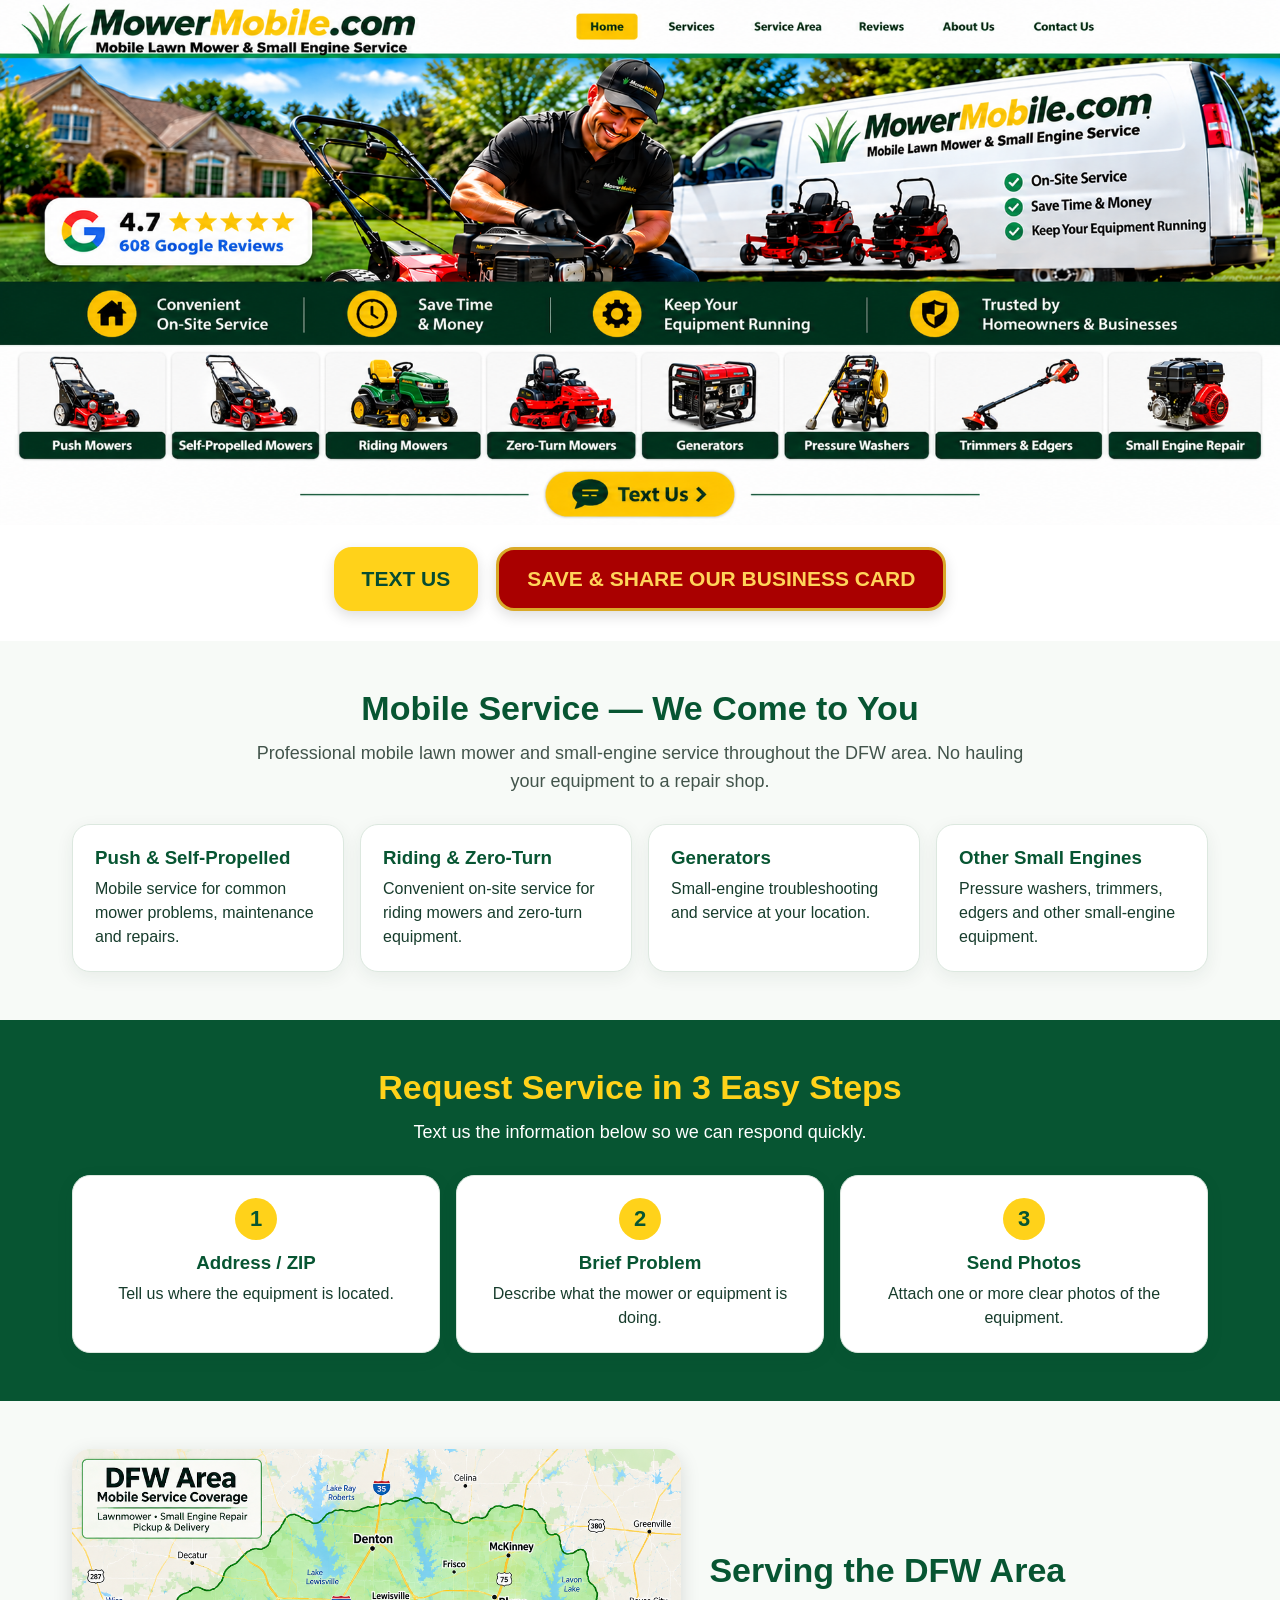
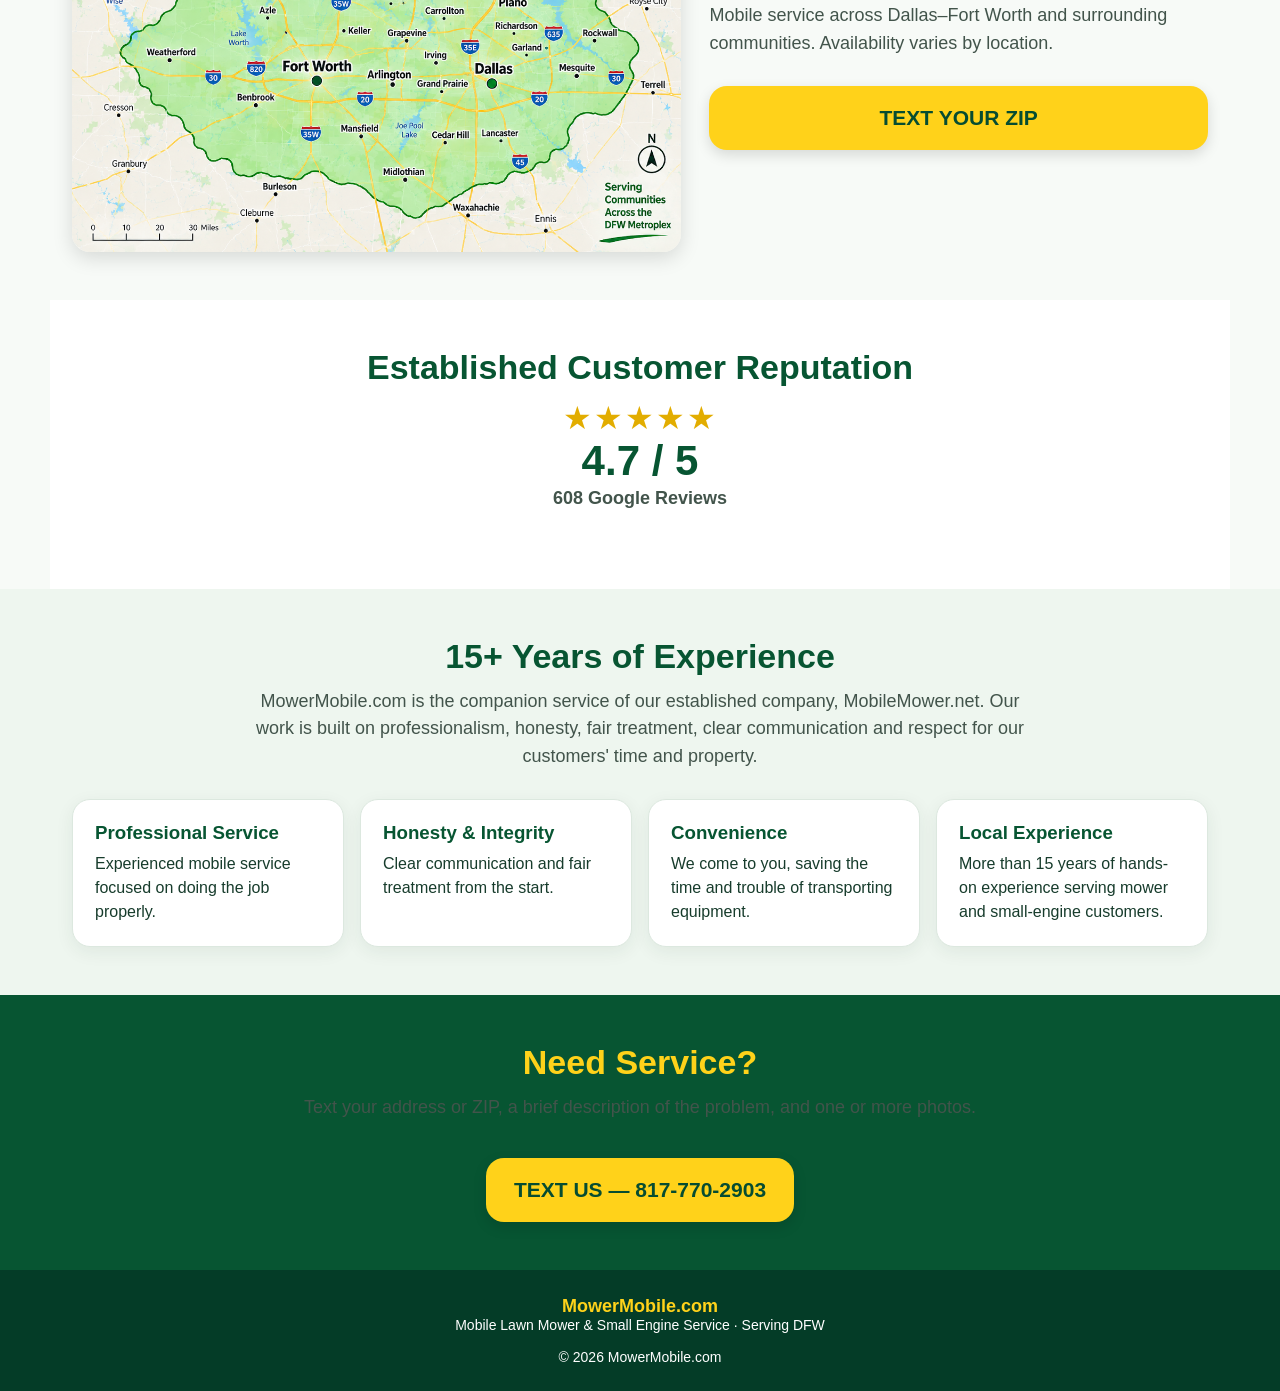
<file: original/index.html>
<!doctype html><html lang="en"><head><meta charset="utf-8">
<meta name="viewport" content="width=device-width,initial-scale=1">
<title>Mobile Lawn Mower Repair DFW | MowerMobile.com</title>
<meta name="description" content="Mobile lawn mower and small engine repair across Dallas–Fort Worth. Service for riding, zero-turn and push mowers, generators and pressure washers. Text 817-770-2903.">
<meta name="robots" content="index,follow,max-image-preview:large">
<style>
*{box-sizing:border-box}html,body{margin:0;background:#fff;font-family:Arial,sans-serif}
.stage{position:relative;width:100%;line-height:0}.stage img{width:100%;height:auto;display:block}
.hot{position:absolute;z-index:3;display:block}
.home{left:44.8%;top:1.5%;width:5.5%;height:9%} .services{left:51.5%;top:1.5%;width:6.5%;height:9%}
.area{left:58.2%;top:1.5%;width:8.5%;height:9%} .reviews{left:66.8%;top:1.5%;width:6%;height:9%}
.about{left:73.5%;top:1.5%;width:7.5%;height:9%} .contact{left:80.5%;top:1.5%;width:8%;height:9%}
.textus{left:42.4%;top:90.1%;width:15.5%;height:8.5%}

.actions{display:flex;justify-content:center;gap:18px;align-items:center;padding:22px 18px 30px;background:#fff;line-height:normal}
.action{display:flex;align-items:center;justify-content:center;min-height:64px;border-radius:18px;padding:14px 28px;font:900 21px Arial,sans-serif;text-decoration:none;box-shadow:0 5px 14px #0002}
.action.text{background:#ffd21a;color:#064c31}
.action.card{background:#a90000;color:#ffd45a;border:3px solid #d9a928}
@media(max-width:700px){.actions{flex-direction:column;padding:14px}.action{width:100%;font-size:18px;min-height:58px}}

.more{line-height:normal;color:#173c2c;background:#f7faf7}.section{max-width:1180px;margin:auto;padding:48px 22px}.section h2{margin:0 0 12px;text-align:center;color:#075532;font-size:34px}.lead{text-align:center;max-width:780px;margin:0 auto 28px;font-size:18px;line-height:1.55;color:#42544b}.grid{display:grid;grid-template-columns:repeat(4,1fr);gap:16px}.box{background:#fff;border:1px solid #dce8df;border-radius:18px;padding:22px;box-shadow:0 5px 18px #173c2c12}.box h3{margin:0 0 8px;color:#075532}.box p{margin:0;line-height:1.5}.steps{background:#075532;color:#fff}.steps h2{color:#ffd21a}.steps .lead{color:#fff}.step{background:#fff;color:#173c2c;text-align:center}.num{width:42px;height:42px;border-radius:50%;display:grid;place-items:center;margin:0 auto 12px;background:#ffd21a;color:#075532;font-weight:900;font-size:22px}.mapwrap{display:grid;grid-template-columns:1.1fr .9fr;gap:28px;align-items:center}.mapwrap img{width:100%;border-radius:18px;box-shadow:0 6px 20px #0002}.rating{text-align:center;background:#fff}.stars{font-size:32px;color:#e2ad00;letter-spacing:2px}.big{font-size:42px;font-weight:900;color:#075532}.trust{background:#eef6ef}.cta{text-align:center;background:#075532;color:#fff}.cta h2{color:#ffd21a}.cta .action{display:inline-flex;margin-top:8px}.footer{line-height:normal;background:#043c27;color:#fff;text-align:center;padding:26px 18px;font-size:14px}.footer strong{color:#ffd21a;font-size:18px}
@media(max-width:800px){.section{padding:34px 16px}.section h2{font-size:28px}.lead{font-size:16px}.grid{grid-template-columns:1fr 1fr}.mapwrap{grid-template-columns:1fr}.big{font-size:36px}}
@media(max-width:520px){.grid,.steps .grid{grid-template-columns:1fr!important}.section{padding:30px 14px}.box{padding:19px}.section h2{font-size:26px}}

.mobile-cover{display:none}
@media(max-width:700px){
 .stage{overflow:hidden}
 .stage>img{width:125%;max-width:none;margin-left:-12.5%;height:auto}
 .stage .home,.stage .services,.stage .area,.stage .reviews,.stage .about,.stage .contact{display:none}
 .mobile-cover{display:flex;position:absolute;left:0;right:0;top:0;height:13%;min-height:58px;z-index:10;background:#fff;border-bottom:3px solid #0a6a42;align-items:center;padding:8px 12px;line-height:normal}
 .mobile-cover .mbrand{font:900 21px Arial,sans-serif;color:#075532;text-decoration:none}.mobile-cover .mbrand span{color:#e7b400}
 .mobile-cover button{margin-left:auto;border:0;background:#ffd21a;color:#064c31;font:900 17px Arial,sans-serif;border-radius:10px;padding:11px 14px}
 .home-mobile-menu{display:none;position:absolute;z-index:20;top:13%;left:0;right:0;background:#fff;padding:8px 14px 14px;box-shadow:0 10px 22px #0003;line-height:normal;border-bottom:3px solid #0a6a42}
 .home-mobile-menu.open{display:block}.home-mobile-menu a{display:block;padding:14px 8px;border-bottom:1px solid #e6eee8;text-decoration:none;color:#075532;font:800 18px Arial,sans-serif}
}
</style>
<link rel="icon" type="image/png" sizes="32x32" href="/favicon.png">
<link rel="apple-touch-icon" sizes="180x180" href="/icon-180.png">
<link rel="manifest" href="/site.webmanifest">
<meta name="theme-color" content="#075532">
<link rel="canonical" href="https://www.mowermobile.com/">
<meta property="og:title" content="Mobile Lawn Mower Repair DFW | MowerMobile.com">
<meta property="og:description" content="Mobile lawn mower and small engine repair across Dallas–Fort Worth. Service for riding, zero-turn and push mowers, generators and pressure washers. Text 817-770-2903.">
<meta property="og:type" content="website">
<meta property="og:url" content="https://www.mowermobile.com/">
<meta property="og:site_name" content="MowerMobile.com">
<script type="application/ld+json">{"@context":"https://schema.org","@type":"Organization","name":"MowerMobile.com","url":"https://www.mowermobile.com/","logo":"https://www.mowermobile.com/mowermobile-logo-option1.png","telephone":"+1-817-770-2903","description":"Mobile lawn mower and small engine service across the Dallas\u2013Fort Worth area.","areaServed":["Dallas\u2013Fort Worth, Texas","Arlington, Texas","Fort Worth, Texas","Dallas, Texas","Grand Prairie, Texas","Irving, Texas","Grapevine, Texas","Lewisville, Texas","Carrollton, Texas","Frisco, Texas","Plano, Texas","McKinney, Texas","Denton, Texas","Keller, Texas","Mansfield, Texas"]}</script>
</head><body><main class="stage"><div class="mobile-cover"><a class="mbrand" href="index.html">Mower<span>Mobile</span>.com</a><button type="button" onclick="document.getElementById('homeMobileMenu').classList.toggle('open')">☰ MENU</button></div><div class="home-mobile-menu" id="homeMobileMenu"><a href="index.html">Home</a><a href="services.html">Services</a><a href="area.html">Service Area</a><a href="reviews.html">Reviews</a><a href="about.html">About Us</a><a href="contact.html">Contact Us</a></div>
<img src="home-approved-v9.png" alt="MowerMobile.com mobile lawn mower and small engine service">
<a class="hot home" href="index.html" aria-label="Home"></a>
<a class="hot services" href="services.html" aria-label="Services"></a>
<a class="hot area" href="area.html" aria-label="Service Area"></a>
<a class="hot reviews" href="reviews.html" aria-label="Reviews"></a>
<a class="hot about" href="about.html" aria-label="About Us"></a>
<a class="hot contact" href="contact.html" aria-label="Contact Us"></a>

</main>
<section class="actions" aria-label="Quick actions">
<a class="action text" href="sms:8177702903?body=Service%20Request%0A%0A1.%20Address%20/%20ZIP%3A%0A2.%20Mower%20problem%20%28briefly%29%3A%0A3.%20Please%20attach%20one%20or%20more%20photos.%0A%0APlease%20send%20this%20message.">TEXT US</a>
<button class="action card" id="shareBusinessCard" type="button">SAVE &amp; SHARE OUR BUSINESS CARD</button>
</section>

<section class="more">
  <section class="section" id="services-home">
    <h2>Mobile Service — We Come to You</h2>
    <p class="lead">Professional mobile lawn mower and small-engine service throughout the DFW area. No hauling your equipment to a repair shop.</p>
    <div class="grid">
      <div class="box"><h3>Push &amp; Self-Propelled</h3><p>Mobile service for common mower problems, maintenance and repairs.</p></div>
      <div class="box"><h3>Riding &amp; Zero-Turn</h3><p>Convenient on-site service for riding mowers and zero-turn equipment.</p></div>
      <div class="box"><h3>Generators</h3><p>Small-engine troubleshooting and service at your location.</p></div>
      <div class="box"><h3>Other Small Engines</h3><p>Pressure washers, trimmers, edgers and other small-engine equipment.</p></div>
    </div>
  </section>
  <section class="steps">
    <div class="section">
      <h2>Request Service in 3 Easy Steps</h2>
      <p class="lead">Text us the information below so we can respond quickly.</p>
      <div class="grid" style="grid-template-columns:repeat(3,1fr)">
        <div class="box step"><div class="num">1</div><h3>Address / ZIP</h3><p>Tell us where the equipment is located.</p></div>
        <div class="box step"><div class="num">2</div><h3>Brief Problem</h3><p>Describe what the mower or equipment is doing.</p></div>
        <div class="box step"><div class="num">3</div><h3>Send Photos</h3><p>Attach one or more clear photos of the equipment.</p></div>
      </div>
    </div>
  </section>
  <section class="section">
    <div class="mapwrap">
      <img src="dfw-service-area.png" alt="MowerMobile.com DFW service area map">
      <div><h2 style="text-align:left">Serving the DFW Area</h2><p class="lead" style="text-align:left;margin-left:0">Mobile service across Dallas–Fort Worth and surrounding communities. Availability varies by location.</p><a class="action text" href="sms:8177702903?body=Service%20Area%20Check%0A%0AMy%20ZIP%20code%20is%3A%20">TEXT YOUR ZIP</a></div>
    </div>
  </section>
  <section class="section rating">
    <h2>Established Customer Reputation</h2><div class="stars">★★★★★</div><div class="big">4.7 / 5</div><p class="lead"><strong>608 Google Reviews</strong></p>
  </section>
  <section class="trust"><div class="section"><h2>15+ Years of Experience</h2><p class="lead">MowerMobile.com is the companion service of our established company, MobileMower.net. Our work is built on professionalism, honesty, fair treatment, clear communication and respect for our customers' time and property.</p><div class="grid"><div class="box"><h3>Professional Service</h3><p>Experienced mobile service focused on doing the job properly.</p></div><div class="box"><h3>Honesty &amp; Integrity</h3><p>Clear communication and fair treatment from the start.</p></div><div class="box"><h3>Convenience</h3><p>We come to you, saving the time and trouble of transporting equipment.</p></div><div class="box"><h3>Local Experience</h3><p>More than 15 years of hands-on experience serving mower and small-engine customers.</p></div></div></div></section>
  <section class="cta"><div class="section"><h2>Need Service?</h2><p class="lead">Text your address or ZIP, a brief description of the problem, and one or more photos.</p><a class="action text" href="sms:8177702903?body=Service%20Request%0A%0A1.%20Address%20/%20ZIP%3A%0A2.%20Mower%20problem%20%28briefly%29%3A%0A3.%20Please%20attach%20one%20or%20more%20photos.%0A%0APlease%20send%20this%20message.">TEXT US — 817-770-2903</a></div></section>
</section>
<footer class="footer"><strong>MowerMobile.com</strong><br>Mobile Lawn Mower &amp; Small Engine Service · Serving DFW<br><br>© 2026 MowerMobile.com</footer>


<script>
(function(){
  const btn=document.getElementById('shareBusinessCard');
  if(!btn) return;
  btn.addEventListener('click', async function(){
    try {
      const response=await fetch('business-card-mobile.png');
      const blob=await response.blob();
      const file=new File([blob], 'MowerMobile-Business-Card.png', {type: blob.type || 'image/png'});
      if(navigator.share && (!navigator.canShare || navigator.canShare({files:[file]}))){
        await navigator.share({files:[file]});
        return;
      }
      const a=document.createElement('a');
      a.href='business-card-mobile.png';
      a.download='MowerMobile-Business-Card.png';
      document.body.appendChild(a); a.click(); a.remove();
    } catch(e) {
      window.location.href='business-card-mobile.png';
    }
  });
})();
</script>
</body></html>
</file>
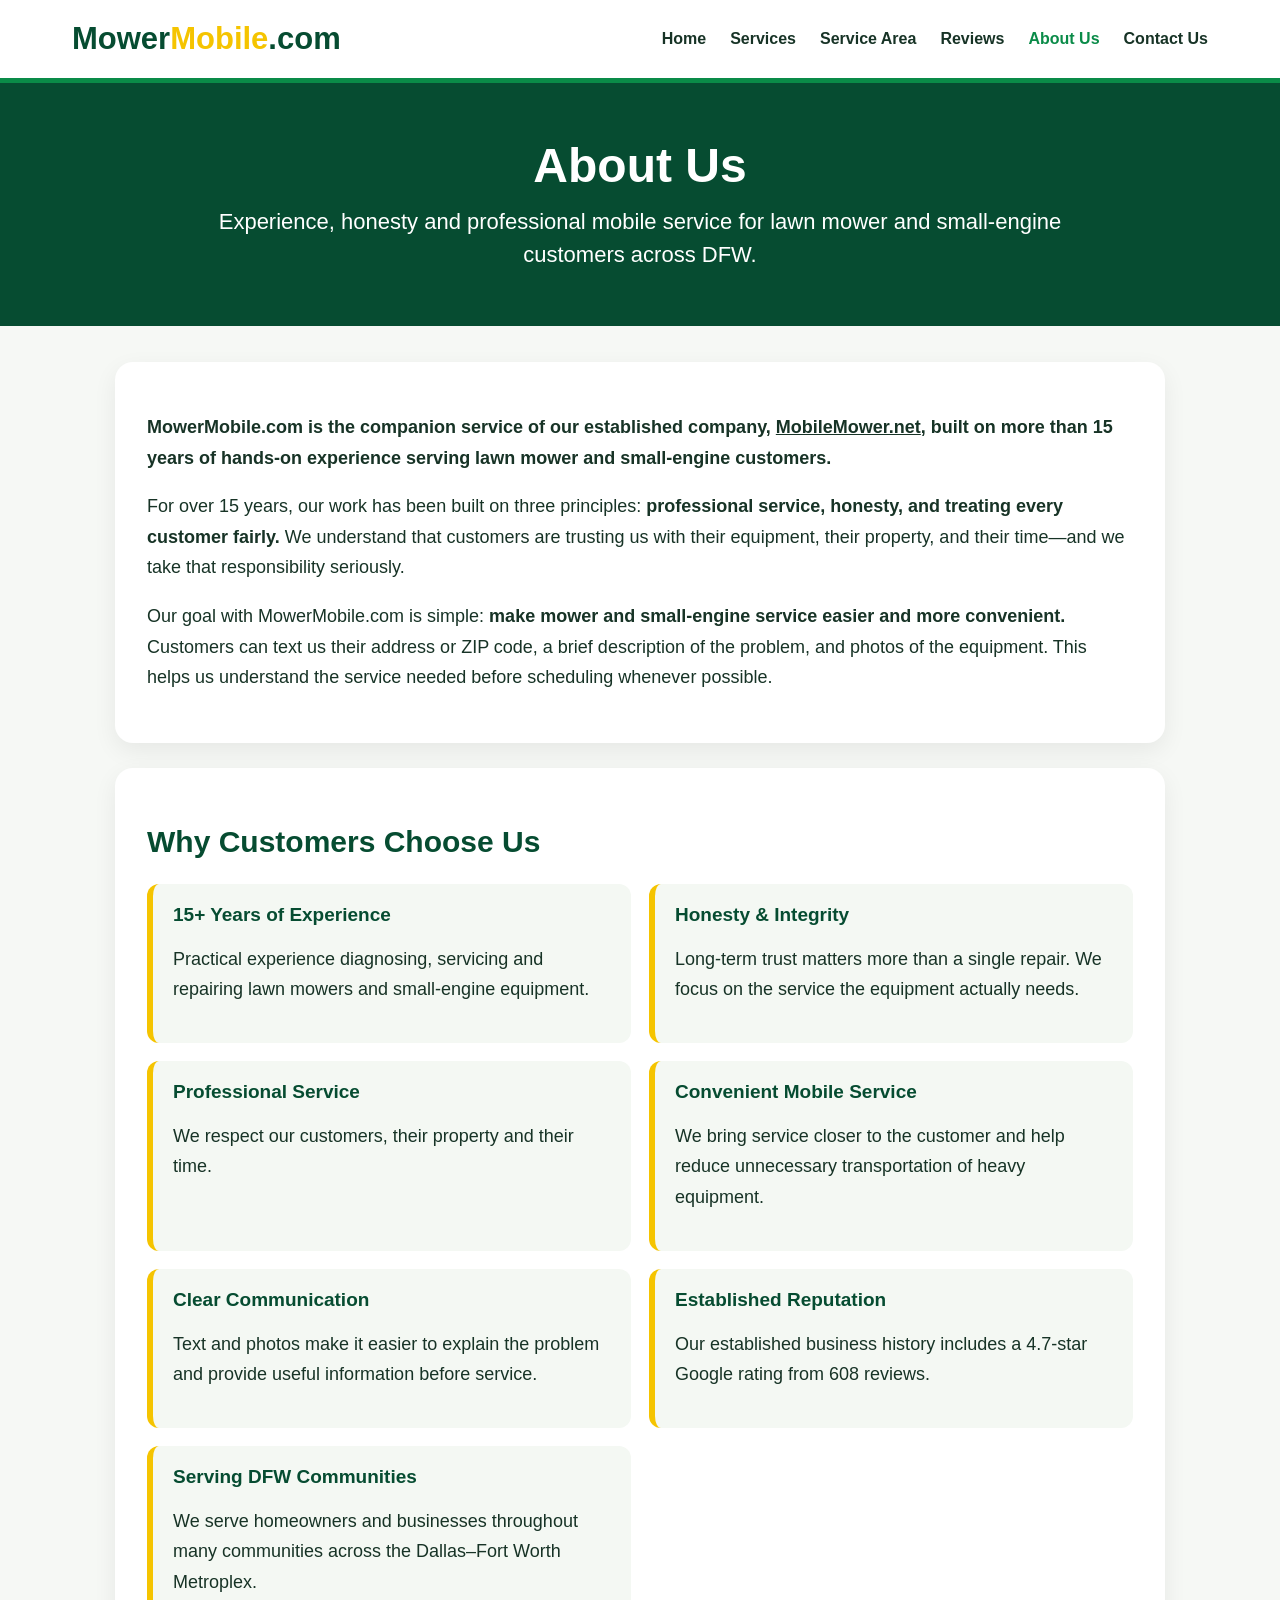
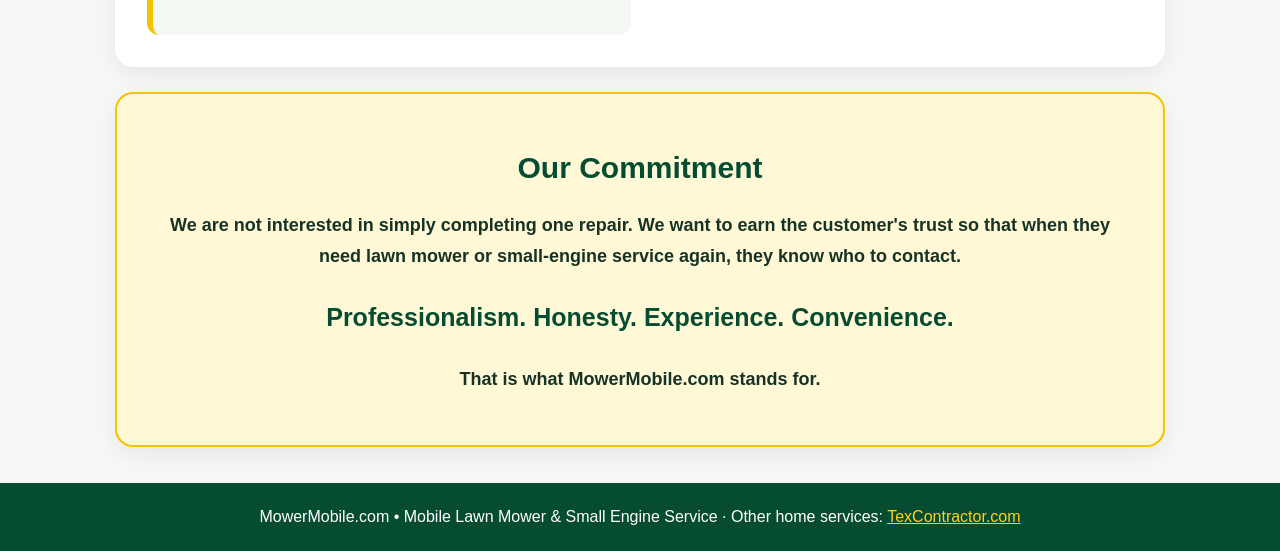
<file: about.html>
<!doctype html><html lang="en"><head><meta charset="utf-8">
<meta name="viewport" content="width=device-width,initial-scale=1">
<title>About MowerMobile.com | Mobile Mower Repair DFW</title>
<meta name="description" content="Learn about MowerMobile.com, providing mobile lawn mower and small engine service for customers across the Dallas–Fort Worth area.">
<meta name="robots" content="index,follow,max-image-preview:large">
<style>
*{box-sizing:border-box}body{margin:0;font-family:Arial,sans-serif;color:#173326;background:#f6f8f5}
header{background:#fff;border-bottom:5px solid #0a8b48}.nav{max-width:1180px;margin:auto;min-height:78px;padding:10px 22px;display:flex;align-items:center;gap:28px}
.logo{font-size:31px;font-weight:900;color:#064c31;margin-right:auto;text-decoration:none}.logo span{color:#f5c400}
nav{display:flex;gap:24px;font-weight:800}nav a{text-decoration:none;color:#173326}.active{color:#0a8b48}
.hero{background:#064c31;color:#fff;padding:55px 20px;text-align:center}.hero h1{font-size:48px;margin:0 0 12px}.hero p{font-size:22px;margin:auto;max-width:850px;line-height:1.5}
.wrap{width:min(1050px,92%);margin:36px auto}.card{background:#fff;border-radius:18px;padding:32px;box-shadow:0 8px 25px #0001;margin-bottom:25px}
h2{color:#064c31;font-size:30px}p{font-size:18px;line-height:1.7}.grid{display:grid;grid-template-columns:1fr 1fr;gap:18px}
.item{background:#f4f8f3;border-left:6px solid #f5c400;border-radius:12px;padding:20px}.item b{color:#064c31;font-size:19px}
.commit{text-align:center;background:#fff8d7;border:2px solid #f5c400}
.tag{font-size:25px;font-weight:900;color:#064c31}
footer{background:#064c31;color:#fff;text-align:center;padding:25px}
@media(max-width:760px){nav{display:none}.hero h1{font-size:36px}.grid{grid-template-columns:1fr}.card{padding:23px}}
</style>
<link rel="icon" type="image/png" sizes="32x32" href="/favicon.png">
<link rel="apple-touch-icon" sizes="180x180" href="/icon-180.png">
<link rel="manifest" href="/site.webmanifest">
<meta name="theme-color" content="#075532">
<link rel="canonical" href="https://www.mowermobile.com/about.html">
<meta property="og:title" content="About MowerMobile.com | Mobile Mower Repair DFW">
<meta property="og:description" content="Learn about MowerMobile.com, providing mobile lawn mower and small engine service for customers across the Dallas–Fort Worth area.">
<meta property="og:type" content="website">
<meta property="og:url" content="https://www.mowermobile.com/about.html">
<meta property="og:site_name" content="MowerMobile.com">
</head><body>
<header><div class="nav"><a class="logo" href="index.html">Mower<span>Mobile</span>.com</a><nav>
<a href="index.html">Home</a><a href="services.html">Services</a><a href="area.html">Service Area</a><a href="reviews.html">Reviews</a><a class="active" href="about.html">About Us</a><a href="contact.html">Contact Us</a>
</nav></div></header>
<section class="hero"><h1>About Us</h1><p>Experience, honesty and professional mobile service for lawn mower and small-engine customers across DFW.</p></section>
<main class="wrap">
<section class="card">
<p><strong>MowerMobile.com is the companion service of our established company, <a href="https://www.mobilemower.net/" style="color:inherit;font-weight:900">MobileMower.net</a>, built on more than 15 years of hands-on experience serving lawn mower and small-engine customers.</strong></p>
<p>For over 15 years, our work has been built on three principles: <strong>professional service, honesty, and treating every customer fairly.</strong> We understand that customers are trusting us with their equipment, their property, and their time—and we take that responsibility seriously.</p>
<p>Our goal with MowerMobile.com is simple: <strong>make mower and small-engine service easier and more convenient.</strong> Customers can text us their address or ZIP code, a brief description of the problem, and photos of the equipment. This helps us understand the service needed before scheduling whenever possible.</p>
</section>
<section class="card"><h2>Why Customers Choose Us</h2><div class="grid">
<div class="item"><b>15+ Years of Experience</b><p>Practical experience diagnosing, servicing and repairing lawn mowers and small-engine equipment.</p></div>
<div class="item"><b>Honesty &amp; Integrity</b><p>Long-term trust matters more than a single repair. We focus on the service the equipment actually needs.</p></div>
<div class="item"><b>Professional Service</b><p>We respect our customers, their property and their time.</p></div>
<div class="item"><b>Convenient Mobile Service</b><p>We bring service closer to the customer and help reduce unnecessary transportation of heavy equipment.</p></div>
<div class="item"><b>Clear Communication</b><p>Text and photos make it easier to explain the problem and provide useful information before service.</p></div>
<div class="item"><b>Established Reputation</b><p>Our established business history includes a 4.7-star Google rating from 608 reviews.</p></div>
<div class="item"><b>Serving DFW Communities</b><p>We serve homeowners and businesses throughout many communities across the Dallas–Fort Worth Metroplex.</p></div>
</div></section>
<section class="card commit"><h2>Our Commitment</h2>
<p><strong>We are not interested in simply completing one repair. We want to earn the customer's trust so that when they need lawn mower or small-engine service again, they know who to contact.</strong></p>
<p class="tag">Professionalism. Honesty. Experience. Convenience.</p>
<p><strong>That is what MowerMobile.com stands for.</strong></p>
</section></main>
<footer>MowerMobile.com • Mobile Lawn Mower &amp; Small Engine Service · Other home services: <a href="https://texcontractor.com/?utm_source=mowermobile&amp;utm_medium=footer" target="_blank" rel="noopener" style="color:#ffd21a">TexContractor.com</a></footer>
<script>function toggleMobileMenu(b){const m=document.getElementById('mobileMenu');if(!m)return;m.classList.toggle('open');b.setAttribute('aria-expanded',m.classList.contains('open')?'true':'false')}</script></body></html>
</file>
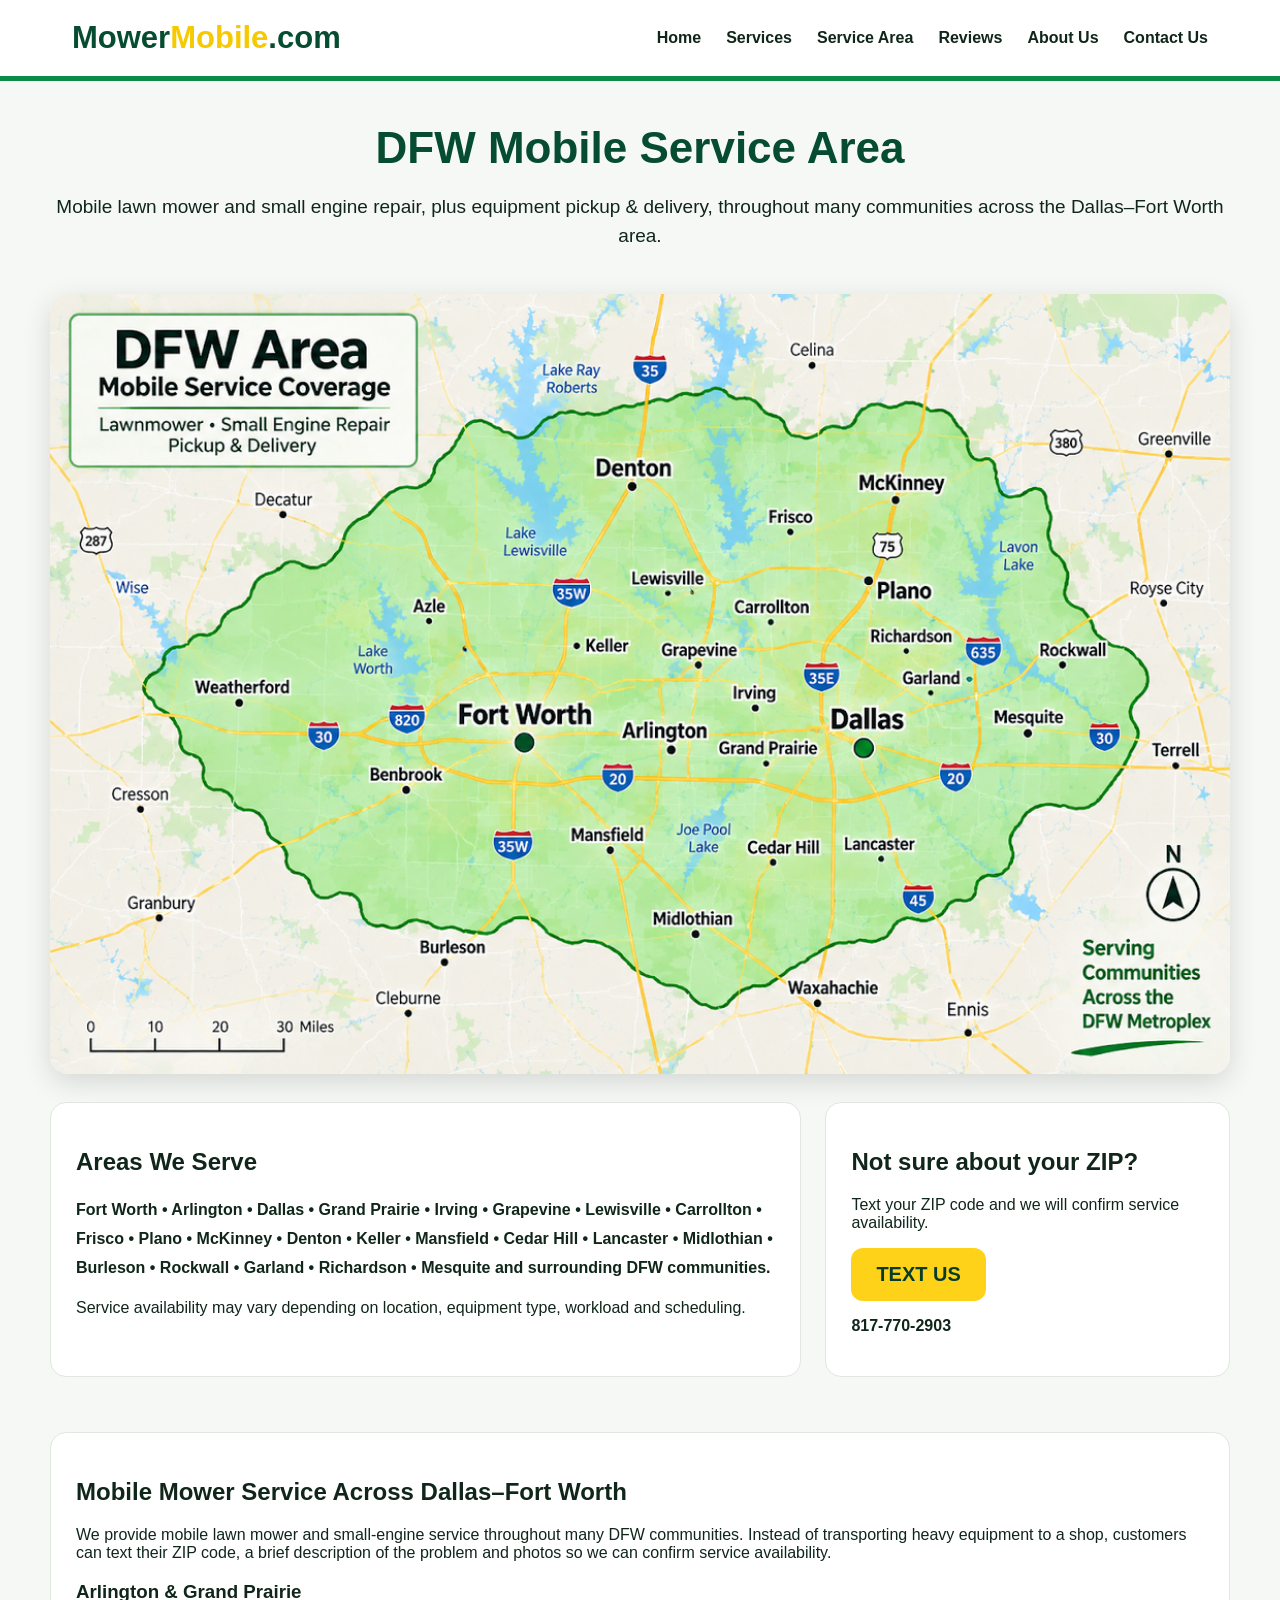
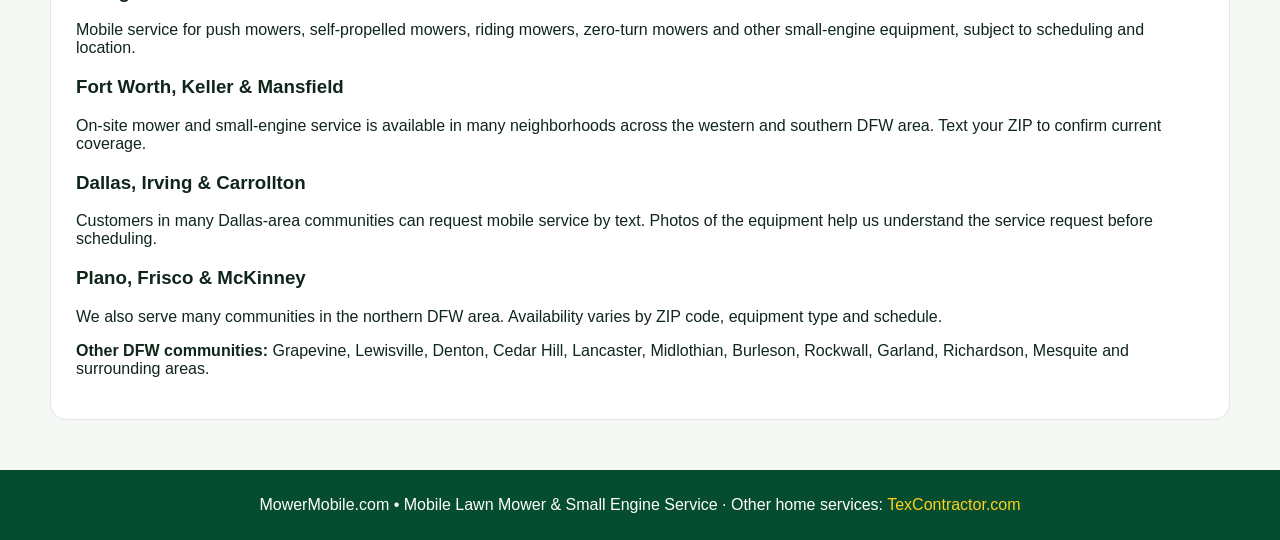
<file: area.html>
<!doctype html><html lang="en"><head><meta charset="utf-8">
<meta name="viewport" content="width=device-width,initial-scale=1">
<title>Lawn Mower Repair Service Area | Dallas–Fort Worth DFW</title>
<meta name="description" content="Mobile lawn mower and small engine service across Arlington, Fort Worth, Dallas, Grand Prairie, Irving and surrounding DFW communities.">
<meta name="robots" content="index,follow,max-image-preview:large">
<style>
*{box-sizing:border-box}body{margin:0;font-family:Arial,sans-serif;color:#10261a;background:#f6f8f5}
header{background:white;border-bottom:5px solid #0a8b48}.nav{max-width:1180px;margin:auto;min-height:76px;padding:10px 22px;display:flex;align-items:center;gap:30px}
.logo{font-size:31px;font-weight:900;color:#064c31;margin-right:auto}.logo span{color:#f7c900}nav{display:flex;gap:25px;font-weight:800}a{color:inherit;text-decoration:none}
.wrap{width:min(1180px,94%);margin:auto}.intro{padding:42px 0 24px;text-align:center}h1{font-size:44px;margin:0 0 10px;color:#064c31}.intro p{font-size:19px;line-height:1.55}
.map{background:white;border-radius:18px;overflow:hidden;box-shadow:0 8px 28px #0002}.map img{display:block;width:100%;height:auto}
.bottom{display:grid;grid-template-columns:1.3fr .7fr;gap:24px;padding:28px 0 55px}.card{background:white;padding:25px;border-radius:16px;border:1px solid #dfe7df}
.btn{display:inline-block;background:#ffd21a;color:#073d28;font-weight:900;padding:15px 25px;border-radius:12px;font-size:20px}
.cities{line-height:1.8;font-weight:700}footer{background:#064c31;color:white;text-align:center;padding:26px}
@media(max-width:760px){nav{display:none}h1{font-size:34px}.bottom{grid-template-columns:1fr}}
</style>
<link rel="icon" type="image/png" sizes="32x32" href="/favicon.png">
<link rel="apple-touch-icon" sizes="180x180" href="/icon-180.png">
<link rel="manifest" href="/site.webmanifest">
<meta name="theme-color" content="#075532">
<link rel="canonical" href="https://www.mowermobile.com/area.html">
<meta property="og:title" content="Lawn Mower Repair Service Area | Dallas–Fort Worth DFW">
<meta property="og:description" content="Mobile lawn mower and small engine service across Arlington, Fort Worth, Dallas, Grand Prairie, Irving and surrounding DFW communities.">
<meta property="og:type" content="website">
<meta property="og:url" content="https://www.mowermobile.com/area.html">
<meta property="og:site_name" content="MowerMobile.com">
</head><body>
<header><div class="nav"><a class="logo" href="index.html">Mower<span>Mobile</span>.com</a><nav><a href="index.html">Home</a><a href="services.html">Services</a><a href="area.html">Service Area</a><a href="reviews.html">Reviews</a><a href="about.html">About Us</a><a href="contact.html">Contact Us</a></nav></div></header>
<section class="wrap intro"><h1>DFW Mobile Service Area</h1><p>Mobile lawn mower and small engine repair, plus equipment pickup &amp; delivery, throughout many communities across the Dallas–Fort Worth area.</p></section>
<section class="wrap map"><img src="dfw-service-area.png" alt="DFW Area Mobile Service Coverage map"></section>
<section class="wrap bottom">
<div class="card"><h2>Areas We Serve</h2><p class="cities">Fort Worth • Arlington • Dallas • Grand Prairie • Irving • Grapevine • Lewisville • Carrollton • Frisco • Plano • McKinney • Denton • Keller • Mansfield • Cedar Hill • Lancaster • Midlothian • Burleson • Rockwall • Garland • Richardson • Mesquite and surrounding DFW communities.</p><p>Service availability may vary depending on location, equipment type, workload and scheduling.</p></div>
<div class="card"><h2>Not sure about your ZIP?</h2><p>Text your ZIP code and we will confirm service availability.</p><a class="btn" href="sms:8177702903?body=Service%20Request%0A%0A1.%20Address%20/%20ZIP%3A%0A2.%20Mower%20problem%20%28briefly%29%3A%0A3.%20Please%20attach%20one%20or%20more%20photos.%0A%0APlease%20send%20this%20message.">TEXT US</a><p><b>817-770-2903</b></p></div>
</section>
<section class="wrap" style="padding:0 0 50px"><div class="card"><h2>Mobile Mower Service Across Dallas–Fort Worth</h2><p>We provide mobile lawn mower and small-engine service throughout many DFW communities. Instead of transporting heavy equipment to a shop, customers can text their ZIP code, a brief description of the problem and photos so we can confirm service availability.</p><h3>Arlington &amp; Grand Prairie</h3><p>Mobile service for push mowers, self-propelled mowers, riding mowers, zero-turn mowers and other small-engine equipment, subject to scheduling and location.</p><h3>Fort Worth, Keller &amp; Mansfield</h3><p>On-site mower and small-engine service is available in many neighborhoods across the western and southern DFW area. Text your ZIP to confirm current coverage.</p><h3>Dallas, Irving &amp; Carrollton</h3><p>Customers in many Dallas-area communities can request mobile service by text. Photos of the equipment help us understand the service request before scheduling.</p><h3>Plano, Frisco &amp; McKinney</h3><p>We also serve many communities in the northern DFW area. Availability varies by ZIP code, equipment type and schedule.</p><p><strong>Other DFW communities:</strong> Grapevine, Lewisville, Denton, Cedar Hill, Lancaster, Midlothian, Burleson, Rockwall, Garland, Richardson, Mesquite and surrounding areas.</p></div></section>
<footer>MowerMobile.com • Mobile Lawn Mower &amp; Small Engine Service · Other home services: <a href="https://texcontractor.com/?utm_source=mowermobile&amp;utm_medium=footer" target="_blank" rel="noopener" style="color:#ffd21a">TexContractor.com</a></footer><script>function toggleMobileMenu(b){const m=document.getElementById('mobileMenu');if(!m)return;m.classList.toggle('open');b.setAttribute('aria-expanded',m.classList.contains('open')?'true':'false')}</script></body></html>
</file>
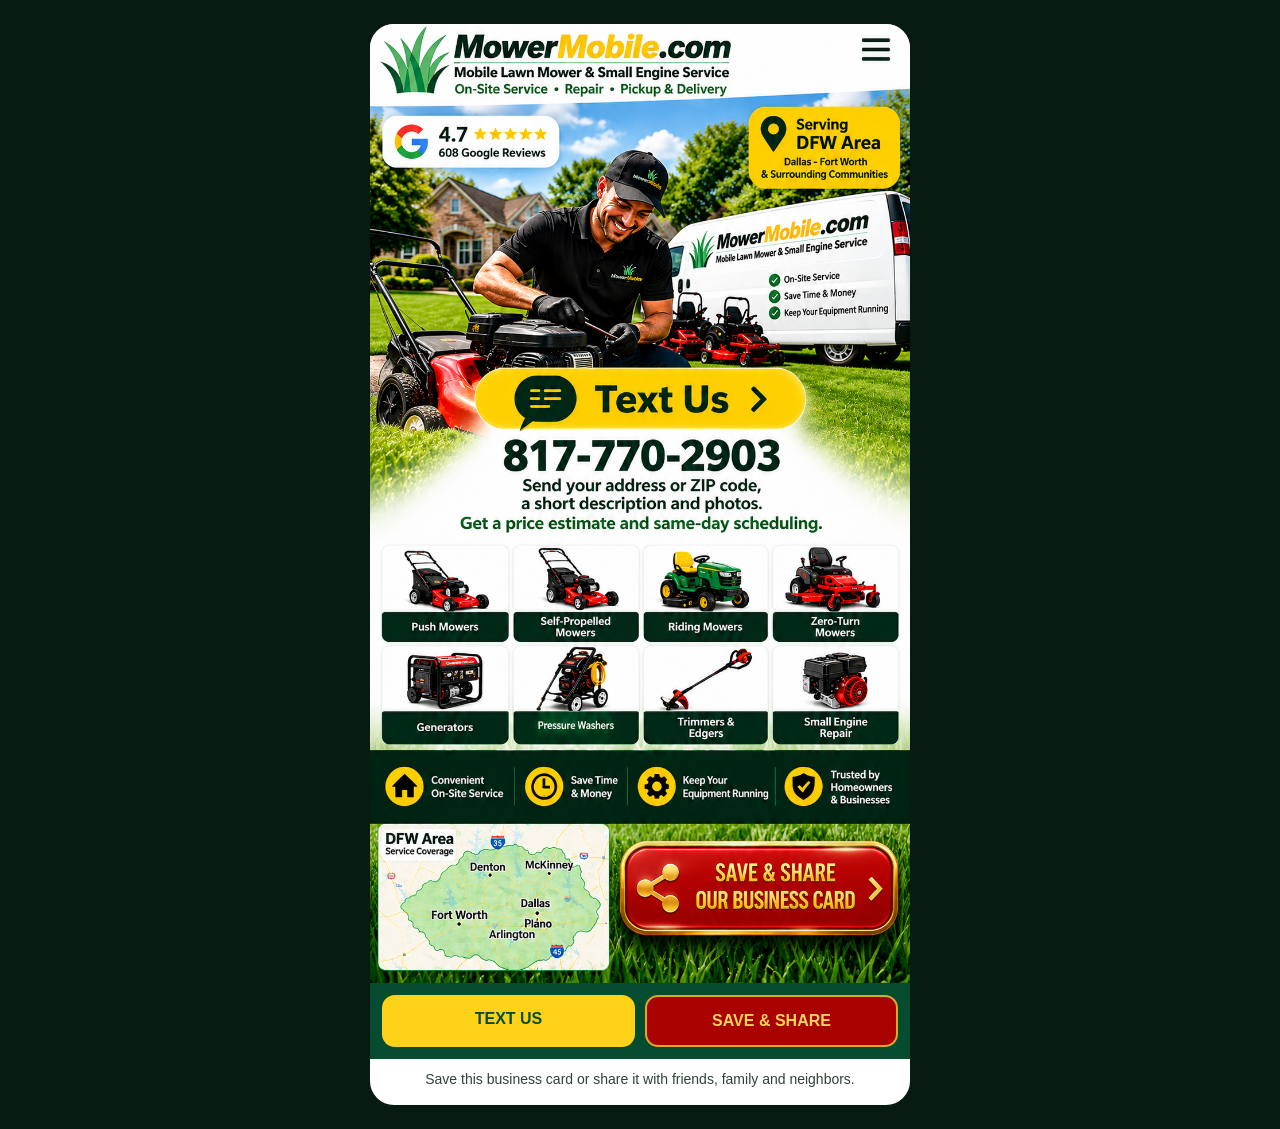
<file: card.html>
<!doctype html><html lang="en"><head><meta charset="utf-8">
<meta name="viewport" content="width=device-width,initial-scale=1,viewport-fit=cover">
<title>MowerMobile.com Business Card | DFW Mobile Mower Service</title>
<meta name="description" content="Save and share the MowerMobile.com business card for mobile lawn mower and small engine service in the Dallas–Fort Worth area.">
<meta name="robots" content="index,follow,max-image-preview:large">
<meta name="theme-color" content="#064c31">
<style>
*{box-sizing:border-box}html,body{margin:0;background:#071b12;font-family:Arial,sans-serif}
.wrap{max-width:540px;margin:auto;background:#fff;min-height:100vh}
.cardimg{display:block;width:100%;height:auto}
.controls{position:sticky;bottom:0;display:grid;grid-template-columns:1fr 1fr;gap:10px;padding:12px;background:#064c31}
button,a.btn{border:0;border-radius:13px;padding:15px 8px;font:900 16px Arial;text-align:center;text-decoration:none;cursor:pointer}
.share{background:#a90000;color:#ffd45a;border:2px solid #d9a928}
.text{background:#ffd21a;color:#064c31}
.note{padding:12px 18px 18px;text-align:center;color:#314238;font-size:14px}
@media(min-width:700px){body{padding:24px}.wrap{border-radius:24px;overflow:hidden}}
</style>
<link rel="icon" type="image/png" sizes="32x32" href="/favicon.png">
<link rel="apple-touch-icon" sizes="180x180" href="/icon-180.png">
<link rel="manifest" href="/site.webmanifest">
<meta name="theme-color" content="#075532">
<link rel="canonical" href="https://www.mowermobile.com/card.html">
<meta property="og:title" content="MowerMobile.com Business Card | DFW Mobile Mower Service">
<meta property="og:description" content="Save and share the MowerMobile.com business card for mobile lawn mower and small engine service in the Dallas–Fort Worth area.">
<meta property="og:type" content="website">
<meta property="og:url" content="https://www.mowermobile.com/card.html">
<meta property="og:site_name" content="MowerMobile.com">
</head><body><main class="wrap">
<img class="cardimg" src="business-card-mobile.png" alt="MowerMobile.com business card">
<div class="controls">
<a class="btn text" href="sms:8177702903?body=Service%20Request%0A%0A1.%20Address%20/%20ZIP%3A%0A2.%20Mower%20problem%20%28briefly%29%3A%0A3.%20Please%20attach%20one%20or%20more%20photos.%0A%0APlease%20send%20this%20message.">TEXT US</a>
<button class="share" id="share">SAVE &amp; SHARE</button>
</div>
<div class="note">Save this business card or share it with friends, family and neighbors.</div>
</main>
<script>
document.getElementById('share').addEventListener('click', async () => {
  const data={title:'MowerMobile.com',text:'MowerMobile.com — Mobile Lawn Mower & Small Engine Service — 817-770-2903',url:location.href};
  if(navigator.share){try{await navigator.share(data)}catch(e){}}
  else{try{await navigator.clipboard.writeText(location.href);alert('Business card link copied.')}catch(e){alert('Use your browser Share button to save or share this card.')}}
});
</script></body></html>
</file>
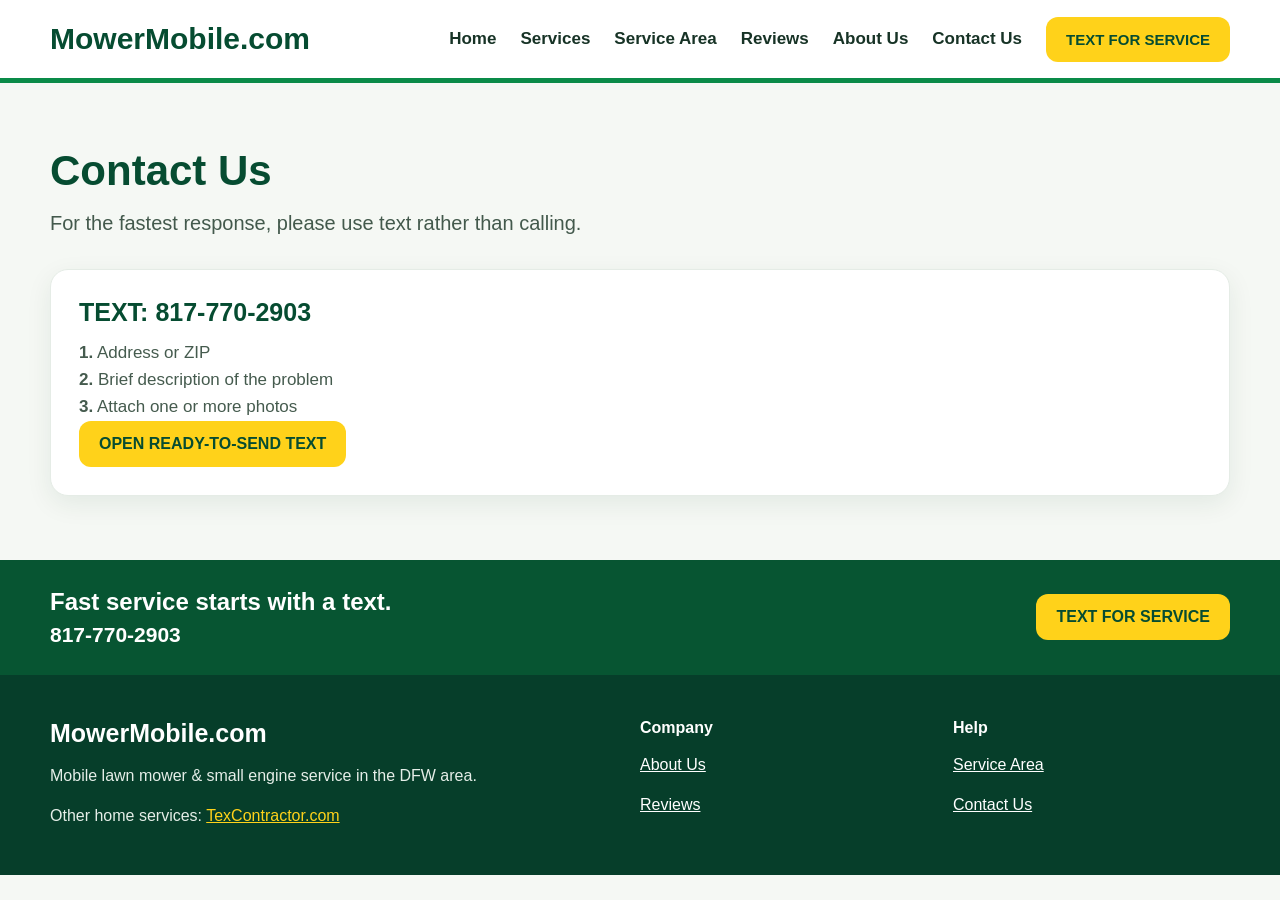
<file: contact.html>
<!doctype html><html lang="en"><head><meta charset="utf-8"><meta name="viewport" content="width=device-width,initial-scale=1">
<title>Contact MowerMobile.com | Mobile Mower Service DFW</title><meta name="description" content="Text MowerMobile.com at 817-770-2903 with your ZIP code, equipment type, problem description and photos to request mobile mower service in DFW.">
<meta name="robots" content="index,follow,max-image-preview:large"><link rel="stylesheet" href="style.css">
<link rel="icon" type="image/png" sizes="32x32" href="/favicon.png">
<link rel="apple-touch-icon" sizes="180x180" href="/icon-180.png">
<link rel="manifest" href="/site.webmanifest">
<meta name="theme-color" content="#075532">
<link rel="canonical" href="https://www.mowermobile.com/contact.html">
<meta property="og:title" content="Contact MowerMobile.com | Mobile Mower Service DFW">
<meta property="og:description" content="Text MowerMobile.com at 817-770-2903 with your ZIP code, equipment type, problem description and photos to request mobile mower service in DFW.">
<meta property="og:type" content="website">
<meta property="og:url" content="https://www.mowermobile.com/contact.html">
<meta property="og:site_name" content="MowerMobile.com">
</head><body><header><div class="wrap nav"><a class="brand" href="index.html">MowerMobile.com</a><nav>
<a href="index.html">Home</a><a href="services.html">Services</a><a href="area.html">Service Area</a><a href="reviews.html">Reviews</a><a href="about.html">About Us</a><a href="contact.html">Contact Us</a>
</nav><a class="navcta" href="sms:8177702903?body=Service%20Request%0A%0A1.%20Address%20%2F%20ZIP%3A%20%0A2.%20Mower%20problem%20%28briefly%29%3A%20%0A3.%20Please%20attach%20one%20or%20more%20photos.%0A%0APlease%20send%20this%20message.">TEXT FOR SERVICE</a><button class="mobile-menu-btn" type="button" aria-expanded="false" onclick="toggleMobileMenu(this)">☰ MENU</button><div class="mobile-menu" id="mobileMenu"><a href="index.html">Home</a><a href="services.html">Services</a><a href="area.html">Service Area</a><a href="reviews.html">Reviews</a><a href="about.html">About Us</a><a href="contact.html">Contact Us</a></div></div></header><section class="section"><div class="wrap"><h2>Contact Us</h2><p class="lead">For the fastest response, please use text rather than calling.</p><div class="card" style="margin-top:28px"><h3>TEXT: 817-770-2903</h3><p><b>1.</b> Address or ZIP<br><b>2.</b> Brief description of the problem<br><b>3.</b> Attach one or more photos</p><a class="btn" href="sms:8177702903?body=Service%20Request%0A%0A1.%20Address%20%2F%20ZIP%3A%20%0A2.%20Mower%20problem%20%28briefly%29%3A%20%0A3.%20Please%20attach%20one%20or%20more%20photos.%0A%0APlease%20send%20this%20message.">OPEN READY-TO-SEND TEXT</a></div></div></section><section class="band"><div class="wrap bandin"><div><b style="font-size:24px">Fast service starts with a text.</b><div class="phone">817-770-2903</div></div><a class="btn" href="sms:8177702903?body=Service%20Request%0A%0A1.%20Address%20%2F%20ZIP%3A%20%0A2.%20Mower%20problem%20%28briefly%29%3A%20%0A3.%20Please%20attach%20one%20or%20more%20photos.%0A%0APlease%20send%20this%20message.">TEXT FOR SERVICE</a></div></section>
<footer class="footer"><div class="wrap footgrid"><div><b style="font-size:25px">MowerMobile.com</b><p>Mobile lawn mower & small engine service in the DFW area.</p><p>Other home services: <a href="https://texcontractor.com/?utm_source=mowermobile&amp;utm_medium=footer" target="_blank" rel="noopener" style="color:#ffd21a">TexContractor.com</a></p></div><div><b>Company</b><p><a href="about.html">About Us</a></p><p><a href="reviews.html">Reviews</a></p></div><div><b>Help</b><p><a href="area.html">Service Area</a></p><p><a href="contact.html">Contact Us</a></p></div></div></footer>
<div class="mobilebar"><a class="btn" href="sms:8177702903?body=Service%20Request%0A%0A1.%20Address%20%2F%20ZIP%3A%20%0A2.%20Mower%20problem%20%28briefly%29%3A%20%0A3.%20Please%20attach%20one%20or%20more%20photos.%0A%0APlease%20send%20this%20message.">TEXT 817-770-2903</a></div><script>function toggleMobileMenu(b){const m=document.getElementById('mobileMenu');if(!m)return;m.classList.toggle('open');b.setAttribute('aria-expanded',m.classList.contains('open')?'true':'false')}</script></body></html>
</file>
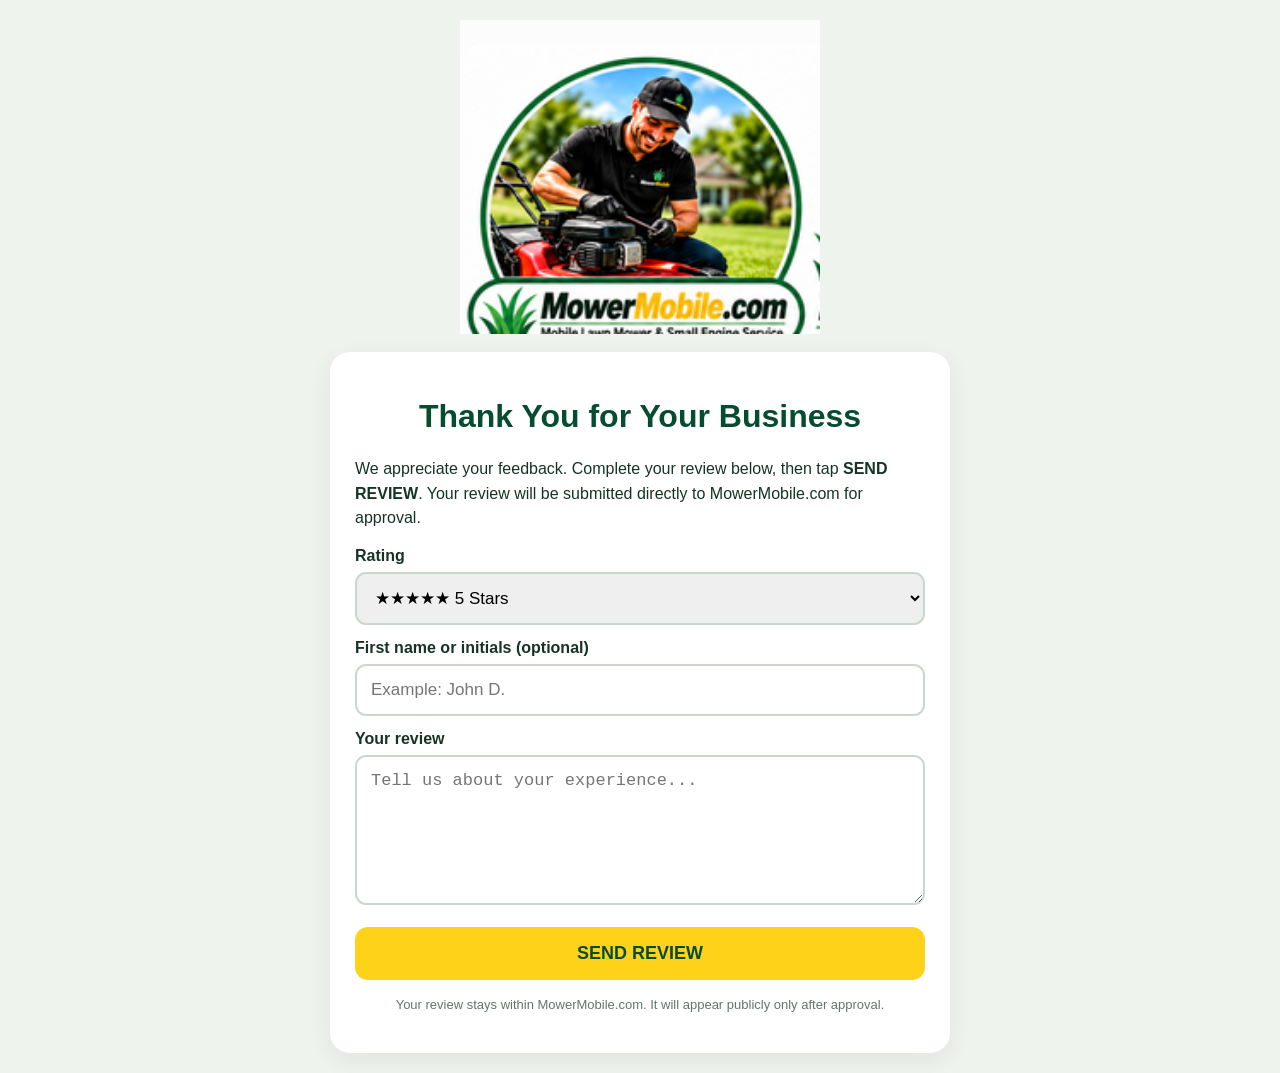
<file: leave-review.html>
<!doctype html><html lang="en"><head><meta charset="utf-8"><meta name="viewport" content="width=device-width,initial-scale=1,viewport-fit=cover"><meta name="robots" content="noindex,nofollow,noarchive"><title>Leave a Review | MowerMobile.com</title><style>*{box-sizing:border-box}body{margin:0;background:#eef3ee;font-family:Arial,sans-serif;color:#173326}main{width:min(620px,94%);margin:20px auto}.logo{display:block;width:min(360px,82%);margin:0 auto 18px}.card{background:#fff;border-radius:20px;padding:25px;box-shadow:0 7px 24px #0001}h1{text-align:center;color:#064c31}p{line-height:1.55}label{font-weight:800;display:block;margin:14px 0 7px}select,input,textarea{width:100%;padding:14px;border:2px solid #cbd7ce;border-radius:11px;font-size:17px}textarea{min-height:150px}button{width:100%;margin-top:18px;padding:16px;border:0;border-radius:13px;background:#ffd21a;color:#064c31;font-weight:900;font-size:18px}.small{font-size:13px;color:#66746b;text-align:center;margin-top:15px}.success{display:none;text-align:center;padding:20px}.success h2{color:#064c31;font-size:28px}</style><link rel="icon" href="/favicon.png"><link rel="apple-touch-icon" sizes="180x180" href="/icon-180.png"><link rel="manifest" href="/site.webmanifest"><meta name="theme-color" content="#075532"></head><body><main><img class="logo" src="mowermobile-logo-option1.png" alt="MowerMobile.com"><div class="card" id="formCard"><h1>Thank You for Your Business</h1><p>We appreciate your feedback. Complete your review below, then tap <b>SEND REVIEW</b>. Your review will be submitted directly to MowerMobile.com for approval.</p><label>Rating</label><select id="rating"><option value="5">★★★★★ 5 Stars</option><option value="4">★★★★ 4 Stars</option><option value="3">★★★ 3 Stars</option><option value="2">★★ 2 Stars</option><option value="1">★ 1 Star</option></select><label>First name or initials (optional)</label><input id="name" maxlength="50" placeholder="Example: John D."><label>Your review</label><textarea id="review" maxlength="1200" placeholder="Tell us about your experience..."></textarea><button id="send" onclick="sendReview()">SEND REVIEW</button><p class="small">Your review stays within MowerMobile.com. It will appear publicly only after approval.</p></div><div class="card success" id="success"><h2>Thank You!</h2><p>Your review has been received and is pending approval.</p><p><a href="index.html">Return to MowerMobile.com</a></p></div></main><script>async function sendReview(){const b=document.getElementById('send'),review=document.getElementById('review').value.trim();if(!review){alert('Please write your review first.');return}b.disabled=true;b.textContent='SENDING...';try{const r=await fetch('https://rryehtaskbjnfbodymjj.supabase.co/rest/v1/rpc/mowermobile_review_submit',{method:'POST',headers:{apikey:'sb_publishable_10LgFmHximAplWyQXKNopw_2peqDb7r',Authorization:'Bearer sb_publishable_10LgFmHximAplWyQXKNopw_2peqDb7r','Content-Type':'application/json'},body:JSON.stringify({p_rating:Number(document.getElementById('rating').value),p_name:document.getElementById('name').value.trim(),p_review:review})});if(!r.ok)throw 0;document.getElementById('formCard').style.display='none';document.getElementById('success').style.display='block'}catch(e){alert('We could not send your review. Please try again.');b.disabled=false;b.textContent='SEND REVIEW'}}</script></body></html>
</file>
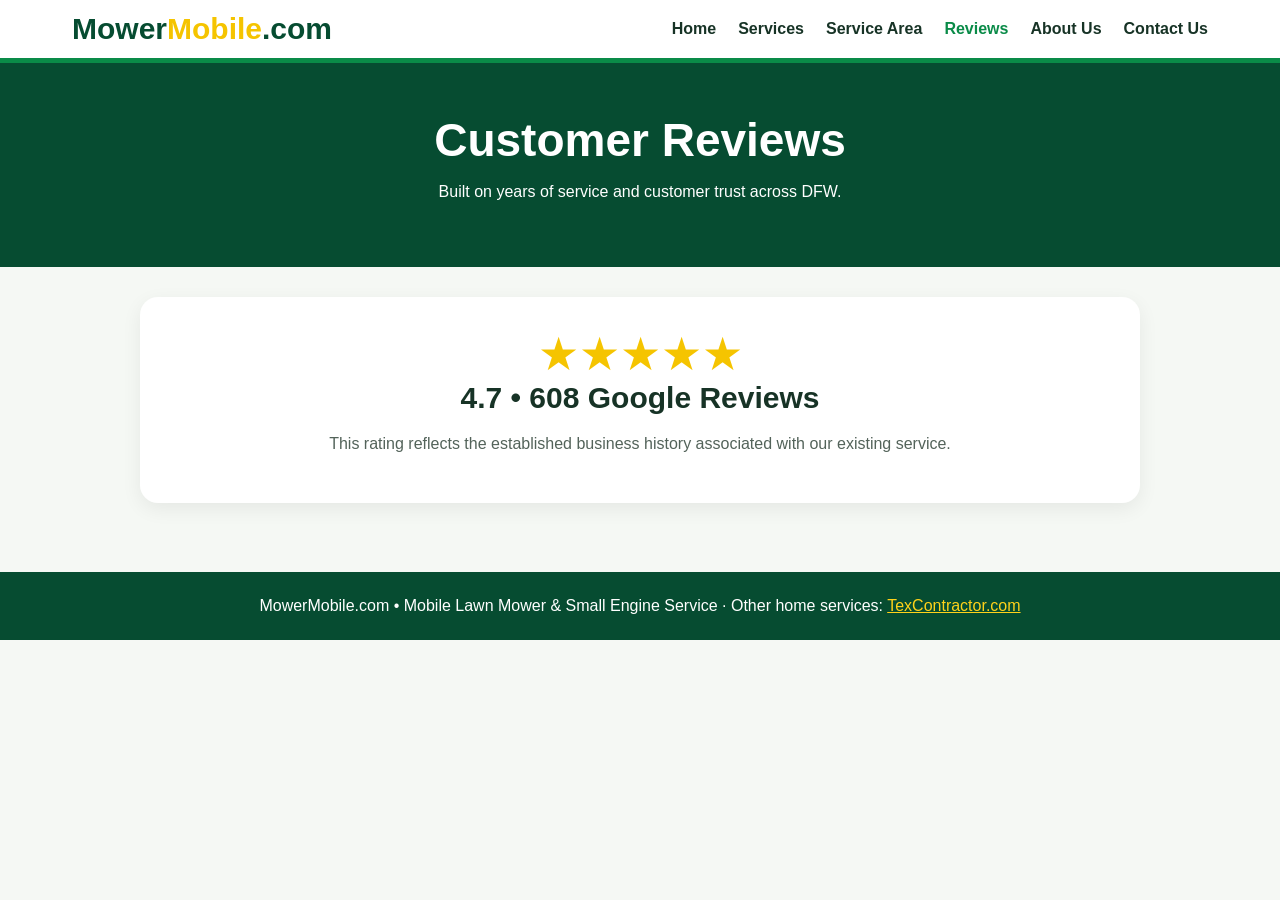
<file: reviews.html>
<!doctype html><html lang="en"><head><meta charset="utf-8">
<meta name="viewport" content="width=device-width,initial-scale=1">
<title>Customer Reviews | MowerMobile.com DFW</title>
<meta name="description" content="Customer reviews and reputation information for MowerMobile.com mobile lawn mower and small engine service in the Dallas–Fort Worth area.">
<meta name="robots" content="index,follow,max-image-preview:large">
<style>
*{box-sizing:border-box}body{margin:0;font-family:Arial,sans-serif;background:#f5f8f4;color:#173326}
header{background:#fff;border-bottom:5px solid #0a8b48}.nav{max-width:1180px;margin:auto;padding:12px 22px;display:flex;align-items:center}.logo{font-size:30px;font-weight:900;color:#064c31;text-decoration:none;margin-right:auto}.logo span{color:#f5c400}
nav{display:flex;gap:22px;font-weight:800}nav a{text-decoration:none;color:#173326}.active{color:#0a8b48}
.hero{text-align:center;background:#064c31;color:#fff;padding:50px 20px}.hero h1{font-size:46px;margin:0 0 10px}
.wrap{width:min(1000px,92%);margin:30px auto}.rating{background:#fff;border-radius:18px;padding:30px;text-align:center;box-shadow:0 6px 20px #0001}.stars{font-size:46px;color:#f5c400}.big{font-size:30px;font-weight:900}.note{line-height:1.6;color:#53635a}
footer{background:#064c31;color:#fff;text-align:center;padding:25px;margin-top:45px}@media(max-width:760px){nav{display:none}.hero h1{font-size:35px}}
.reviews-list{margin-top:24px;display:grid;gap:16px}.customer-review{background:#fff;border-radius:16px;padding:20px;box-shadow:0 4px 14px #0001}.customer-review .rstars{color:#f5c400;font-size:22px}.customer-review .rname{font-weight:900;margin-top:8px}.customer-review p{line-height:1.55;margin-bottom:0}
.mobile-menu-btn{display:none}.mobile-menu{display:none}@media(max-width:760px){.mobile-menu-btn{display:block;margin-left:auto;border:0;background:#ffd21a;color:#064c31;font-weight:900;font-size:18px;border-radius:10px;padding:12px 16px}.mobile-menu.open{display:flex;position:absolute;left:0;right:0;top:72px;background:#fff;z-index:50;flex-direction:column;padding:8px 16px 16px;box-shadow:0 10px 22px #0002}.mobile-menu a{display:block;padding:15px 10px;border-bottom:1px solid #e7eee9;text-decoration:none;font-size:19px;font-weight:800;color:#075532}} </style>
<link rel="icon" type="image/png" sizes="32x32" href="/favicon.png">
<link rel="apple-touch-icon" sizes="180x180" href="/icon-180.png">
<link rel="manifest" href="/site.webmanifest">
<meta name="theme-color" content="#075532">
<link rel="canonical" href="https://www.mowermobile.com/reviews.html">
<meta property="og:title" content="Customer Reviews | MowerMobile.com DFW">
<meta property="og:description" content="Customer reviews and reputation information for MowerMobile.com mobile lawn mower and small engine service in the Dallas–Fort Worth area.">
<meta property="og:type" content="website">
<meta property="og:url" content="https://www.mowermobile.com/reviews.html">
<meta property="og:site_name" content="MowerMobile.com">
</head><body>
<header><div class="nav"><a class="logo" href="index.html">Mower<span>Mobile</span>.com</a><nav><a href="index.html">Home</a><a href="services.html">Services</a><a href="area.html">Service Area</a><a class="active" href="reviews.html">Reviews</a><a href="about.html">About Us</a><a href="contact.html">Contact Us</a></nav></div><button class="mobile-menu-btn" type="button" aria-expanded="false" onclick="toggleMobileMenu(this)">☰ MENU</button><div class="mobile-menu" id="mobileMenu"><a href="index.html">Home</a><a href="services.html">Services</a><a href="area.html">Service Area</a><a href="reviews.html">Reviews</a><a href="about.html">About Us</a><a href="contact.html">Contact Us</a></div></header>
<section class="hero"><h1>Customer Reviews</h1><p>Built on years of service and customer trust across DFW.</p></section>
<main class="wrap"><section class="rating"><div class="stars">★★★★★</div><div class="big">4.7 • 608 Google Reviews</div>
<p class="note">This rating reflects the established business history associated with our existing service.</p></section><section id="customerReviews" class="reviews-list"><div class="customer-review">Loading customer reviews...</div></section></main>
<footer>MowerMobile.com • Mobile Lawn Mower &amp; Small Engine Service · Other home services: <a href="https://texcontractor.com/?utm_source=mowermobile&amp;utm_medium=footer" target="_blank" rel="noopener" style="color:#ffd21a">TexContractor.com</a></footer><script>function esc(s){return String(s).replace(/[&<>\"]/g,c=>({'&':'&amp;','<':'&lt;','>':'&gt;','\"':'&quot;'}[c]))}async function loadReviews(){const el=document.getElementById('customerReviews');try{const r=await fetch('https://rryehtaskbjnfbodymjj.supabase.co/rest/v1/rpc/mowermobile_reviews_list',{method:'POST',headers:{apikey:'sb_publishable_10LgFmHximAplWyQXKNopw_2peqDb7r',Authorization:'Bearer sb_publishable_10LgFmHximAplWyQXKNopw_2peqDb7r','Content-Type':'application/json'},body:'{}'});const list=await r.json();const d={reviews:Array.isArray(list)?list:[]};if(!d.reviews.length){el.innerHTML='<div class=\"customer-review\">New MowerMobile.com customer reviews will appear here after approval.</div>';return}el.innerHTML=d.reviews.map(x=>`<article class=\"customer-review\"><div class=\"rstars\">${'★'.repeat(x.rating)}${'☆'.repeat(5-x.rating)}</div><div class=\"rname\">${esc(x.name)}</div><p>${esc(x.review)}</p></article>`).join('')}catch(e){el.innerHTML='' }}loadReviews()</script><script>function toggleMobileMenu(b){const m=document.getElementById('mobileMenu');if(!m)return;m.classList.toggle('open');b.setAttribute('aria-expanded',m.classList.contains('open')?'true':'false')}</script></body></html>
</file>
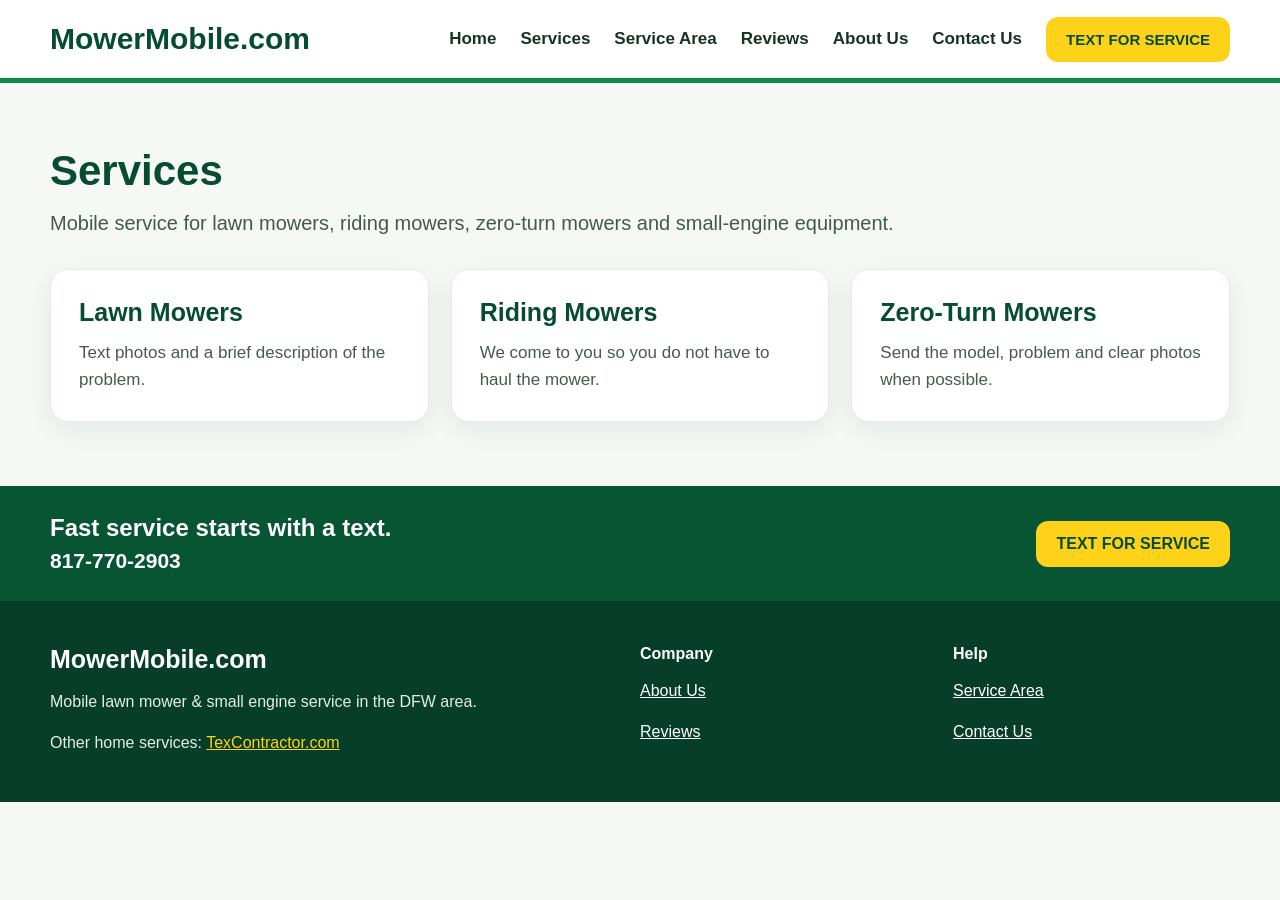
<file: services.html>
<!doctype html><html lang="en"><head><meta charset="utf-8"><meta name="viewport" content="width=device-width,initial-scale=1">
<title>Mobile Lawn Mower & Small Engine Repair Services | DFW</title><meta name="description" content="Mobile mower and small engine repair in DFW for riding, zero-turn and push mowers, generators, pressure washers, trimmers and edgers.">
<meta name="robots" content="index,follow,max-image-preview:large"><link rel="stylesheet" href="style.css">
<link rel="icon" type="image/png" sizes="32x32" href="/favicon.png">
<link rel="apple-touch-icon" sizes="180x180" href="/icon-180.png">
<link rel="manifest" href="/site.webmanifest">
<meta name="theme-color" content="#075532">
<link rel="canonical" href="https://www.mowermobile.com/services.html">
<meta property="og:title" content="Mobile Lawn Mower & Small Engine Repair Services | DFW">
<meta property="og:description" content="Mobile mower and small engine repair in DFW for riding, zero-turn and push mowers, generators, pressure washers, trimmers and edgers.">
<meta property="og:type" content="website">
<meta property="og:url" content="https://www.mowermobile.com/services.html">
<meta property="og:site_name" content="MowerMobile.com">
</head><body><header><div class="wrap nav"><a class="brand" href="index.html">MowerMobile.com</a><nav>
<a href="index.html">Home</a><a href="services.html">Services</a><a href="area.html">Service Area</a><a href="reviews.html">Reviews</a><a href="about.html">About Us</a><a href="contact.html">Contact Us</a>
</nav><a class="navcta" href="sms:8177702903?body=Service%20Request%0A%0A1.%20Address%20%2F%20ZIP%3A%20%0A2.%20Mower%20problem%20%28briefly%29%3A%20%0A3.%20Please%20attach%20one%20or%20more%20photos.%0A%0APlease%20send%20this%20message.">TEXT FOR SERVICE</a><button class="mobile-menu-btn" type="button" aria-expanded="false" onclick="toggleMobileMenu(this)">☰ MENU</button><div class="mobile-menu" id="mobileMenu"><a href="index.html">Home</a><a href="services.html">Services</a><a href="area.html">Service Area</a><a href="reviews.html">Reviews</a><a href="about.html">About Us</a><a href="contact.html">Contact Us</a></div></div></header><section class="section"><div class="wrap"><h2>Services</h2><p class="lead">Mobile service for lawn mowers, riding mowers, zero-turn mowers and small-engine equipment.</p><div class="grid3"><div class="card"><h3>Lawn Mowers</h3><p>Text photos and a brief description of the problem.</p></div><div class="card"><h3>Riding Mowers</h3><p>We come to you so you do not have to haul the mower.</p></div><div class="card"><h3>Zero-Turn Mowers</h3><p>Send the model, problem and clear photos when possible.</p></div></div></div></section><section class="band"><div class="wrap bandin"><div><b style="font-size:24px">Fast service starts with a text.</b><div class="phone">817-770-2903</div></div><a class="btn" href="sms:8177702903?body=Service%20Request%0A%0A1.%20Address%20%2F%20ZIP%3A%20%0A2.%20Mower%20problem%20%28briefly%29%3A%20%0A3.%20Please%20attach%20one%20or%20more%20photos.%0A%0APlease%20send%20this%20message.">TEXT FOR SERVICE</a></div></section>
<footer class="footer"><div class="wrap footgrid"><div><b style="font-size:25px">MowerMobile.com</b><p>Mobile lawn mower & small engine service in the DFW area.</p><p>Other home services: <a href="https://texcontractor.com/?utm_source=mowermobile&amp;utm_medium=footer" target="_blank" rel="noopener" style="color:#ffd21a">TexContractor.com</a></p></div><div><b>Company</b><p><a href="about.html">About Us</a></p><p><a href="reviews.html">Reviews</a></p></div><div><b>Help</b><p><a href="area.html">Service Area</a></p><p><a href="contact.html">Contact Us</a></p></div></div></footer>
<div class="mobilebar"><a class="btn" href="sms:8177702903?body=Service%20Request%0A%0A1.%20Address%20%2F%20ZIP%3A%20%0A2.%20Mower%20problem%20%28briefly%29%3A%20%0A3.%20Please%20attach%20one%20or%20more%20photos.%0A%0APlease%20send%20this%20message.">TEXT 817-770-2903</a></div><script>function toggleMobileMenu(b){const m=document.getElementById('mobileMenu');if(!m)return;m.classList.toggle('open');b.setAttribute('aria-expanded',m.classList.contains('open')?'true':'false')}</script></body></html>
</file>
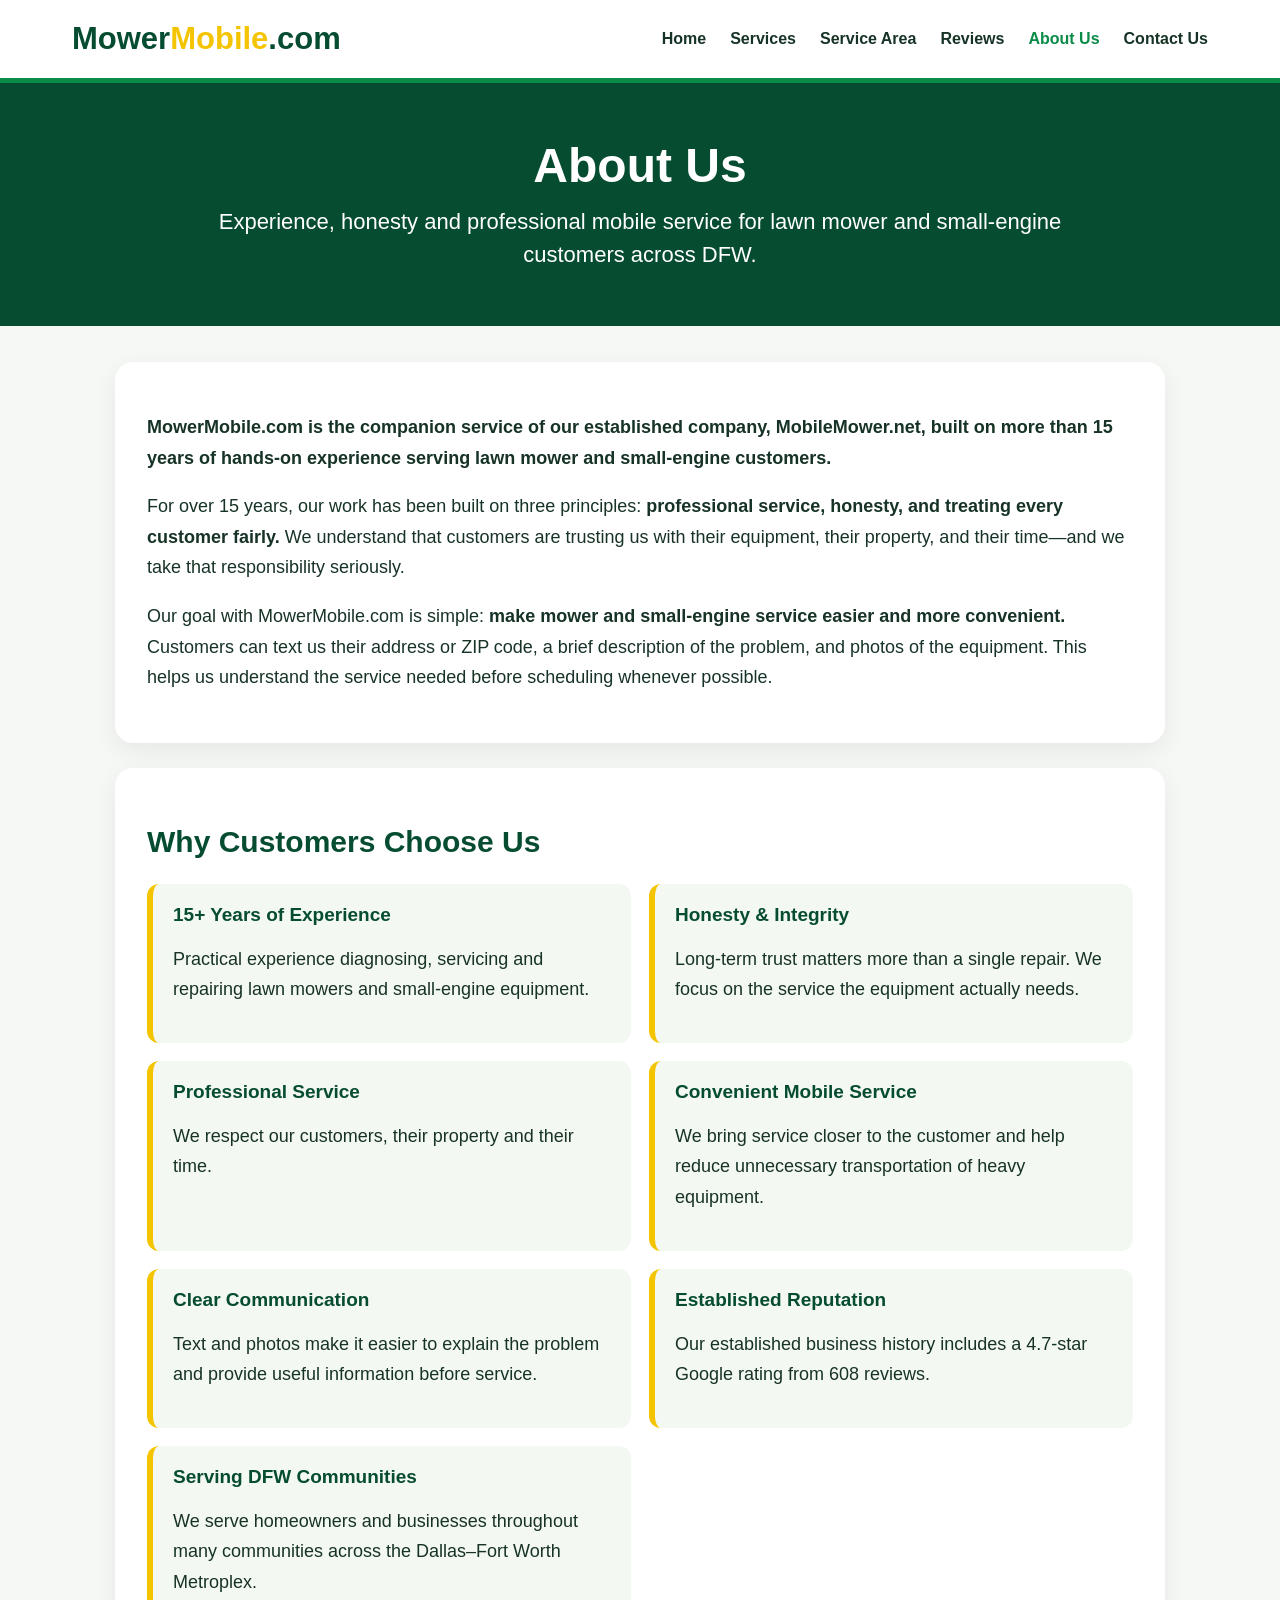
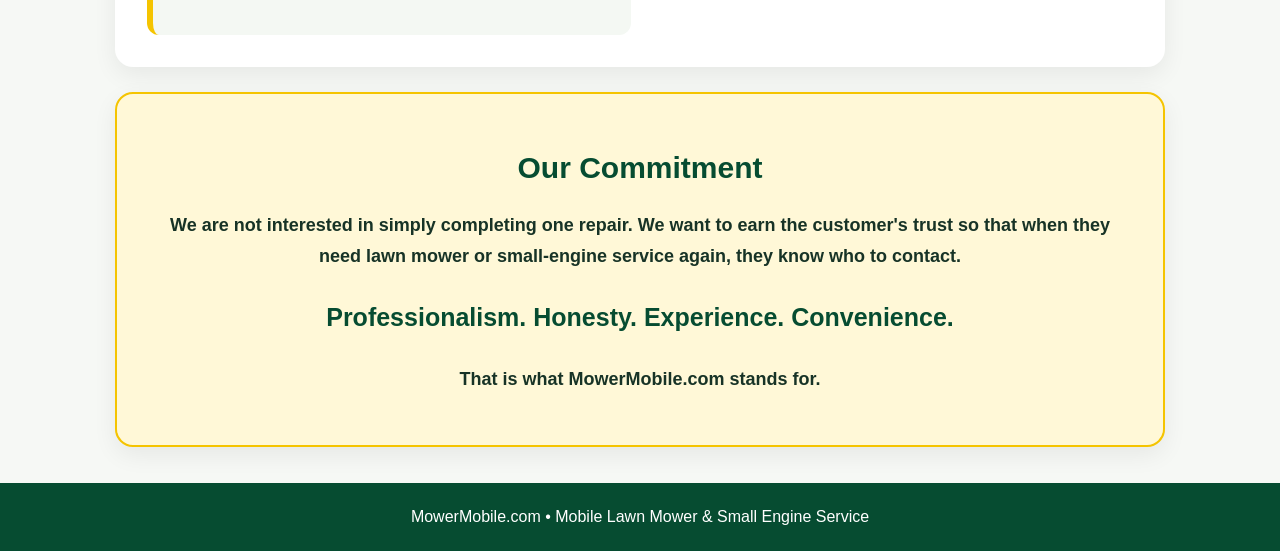
<file: original/about.html>
<!doctype html><html lang="en"><head><meta charset="utf-8">
<meta name="viewport" content="width=device-width,initial-scale=1">
<title>About MowerMobile.com | Mobile Mower Repair DFW</title>
<meta name="description" content="Learn about MowerMobile.com, providing mobile lawn mower and small engine service for customers across the Dallas–Fort Worth area.">
<meta name="robots" content="index,follow,max-image-preview:large">
<style>
*{box-sizing:border-box}body{margin:0;font-family:Arial,sans-serif;color:#173326;background:#f6f8f5}
header{background:#fff;border-bottom:5px solid #0a8b48}.nav{max-width:1180px;margin:auto;min-height:78px;padding:10px 22px;display:flex;align-items:center;gap:28px}
.logo{font-size:31px;font-weight:900;color:#064c31;margin-right:auto;text-decoration:none}.logo span{color:#f5c400}
nav{display:flex;gap:24px;font-weight:800}nav a{text-decoration:none;color:#173326}.active{color:#0a8b48}
.hero{background:#064c31;color:#fff;padding:55px 20px;text-align:center}.hero h1{font-size:48px;margin:0 0 12px}.hero p{font-size:22px;margin:auto;max-width:850px;line-height:1.5}
.wrap{width:min(1050px,92%);margin:36px auto}.card{background:#fff;border-radius:18px;padding:32px;box-shadow:0 8px 25px #0001;margin-bottom:25px}
h2{color:#064c31;font-size:30px}p{font-size:18px;line-height:1.7}.grid{display:grid;grid-template-columns:1fr 1fr;gap:18px}
.item{background:#f4f8f3;border-left:6px solid #f5c400;border-radius:12px;padding:20px}.item b{color:#064c31;font-size:19px}
.commit{text-align:center;background:#fff8d7;border:2px solid #f5c400}
.tag{font-size:25px;font-weight:900;color:#064c31}
footer{background:#064c31;color:#fff;text-align:center;padding:25px}
@media(max-width:760px){nav{display:none}.hero h1{font-size:36px}.grid{grid-template-columns:1fr}.card{padding:23px}}
</style>
<link rel="icon" type="image/png" sizes="32x32" href="/favicon.png">
<link rel="apple-touch-icon" sizes="180x180" href="/icon-180.png">
<link rel="manifest" href="/site.webmanifest">
<meta name="theme-color" content="#075532">
<link rel="canonical" href="https://www.mowermobile.com/about.html">
<meta property="og:title" content="About MowerMobile.com | Mobile Mower Repair DFW">
<meta property="og:description" content="Learn about MowerMobile.com, providing mobile lawn mower and small engine service for customers across the Dallas–Fort Worth area.">
<meta property="og:type" content="website">
<meta property="og:url" content="https://www.mowermobile.com/about.html">
<meta property="og:site_name" content="MowerMobile.com">
</head><body>
<header><div class="nav"><a class="logo" href="index.html">Mower<span>Mobile</span>.com</a><nav>
<a href="index.html">Home</a><a href="services.html">Services</a><a href="area.html">Service Area</a><a href="reviews.html">Reviews</a><a class="active" href="about.html">About Us</a><a href="contact.html">Contact Us</a>
</nav></div></header>
<section class="hero"><h1>About Us</h1><p>Experience, honesty and professional mobile service for lawn mower and small-engine customers across DFW.</p></section>
<main class="wrap">
<section class="card">
<p><strong>MowerMobile.com is the companion service of our established company, MobileMower.net, built on more than 15 years of hands-on experience serving lawn mower and small-engine customers.</strong></p>
<p>For over 15 years, our work has been built on three principles: <strong>professional service, honesty, and treating every customer fairly.</strong> We understand that customers are trusting us with their equipment, their property, and their time—and we take that responsibility seriously.</p>
<p>Our goal with MowerMobile.com is simple: <strong>make mower and small-engine service easier and more convenient.</strong> Customers can text us their address or ZIP code, a brief description of the problem, and photos of the equipment. This helps us understand the service needed before scheduling whenever possible.</p>
</section>
<section class="card"><h2>Why Customers Choose Us</h2><div class="grid">
<div class="item"><b>15+ Years of Experience</b><p>Practical experience diagnosing, servicing and repairing lawn mowers and small-engine equipment.</p></div>
<div class="item"><b>Honesty &amp; Integrity</b><p>Long-term trust matters more than a single repair. We focus on the service the equipment actually needs.</p></div>
<div class="item"><b>Professional Service</b><p>We respect our customers, their property and their time.</p></div>
<div class="item"><b>Convenient Mobile Service</b><p>We bring service closer to the customer and help reduce unnecessary transportation of heavy equipment.</p></div>
<div class="item"><b>Clear Communication</b><p>Text and photos make it easier to explain the problem and provide useful information before service.</p></div>
<div class="item"><b>Established Reputation</b><p>Our established business history includes a 4.7-star Google rating from 608 reviews.</p></div>
<div class="item"><b>Serving DFW Communities</b><p>We serve homeowners and businesses throughout many communities across the Dallas–Fort Worth Metroplex.</p></div>
</div></section>
<section class="card commit"><h2>Our Commitment</h2>
<p><strong>We are not interested in simply completing one repair. We want to earn the customer's trust so that when they need lawn mower or small-engine service again, they know who to contact.</strong></p>
<p class="tag">Professionalism. Honesty. Experience. Convenience.</p>
<p><strong>That is what MowerMobile.com stands for.</strong></p>
</section></main>
<footer>MowerMobile.com • Mobile Lawn Mower &amp; Small Engine Service</footer>
<script>function toggleMobileMenu(b){const m=document.getElementById('mobileMenu');if(!m)return;m.classList.toggle('open');b.setAttribute('aria-expanded',m.classList.contains('open')?'true':'false')}</script></body></html>
</file>
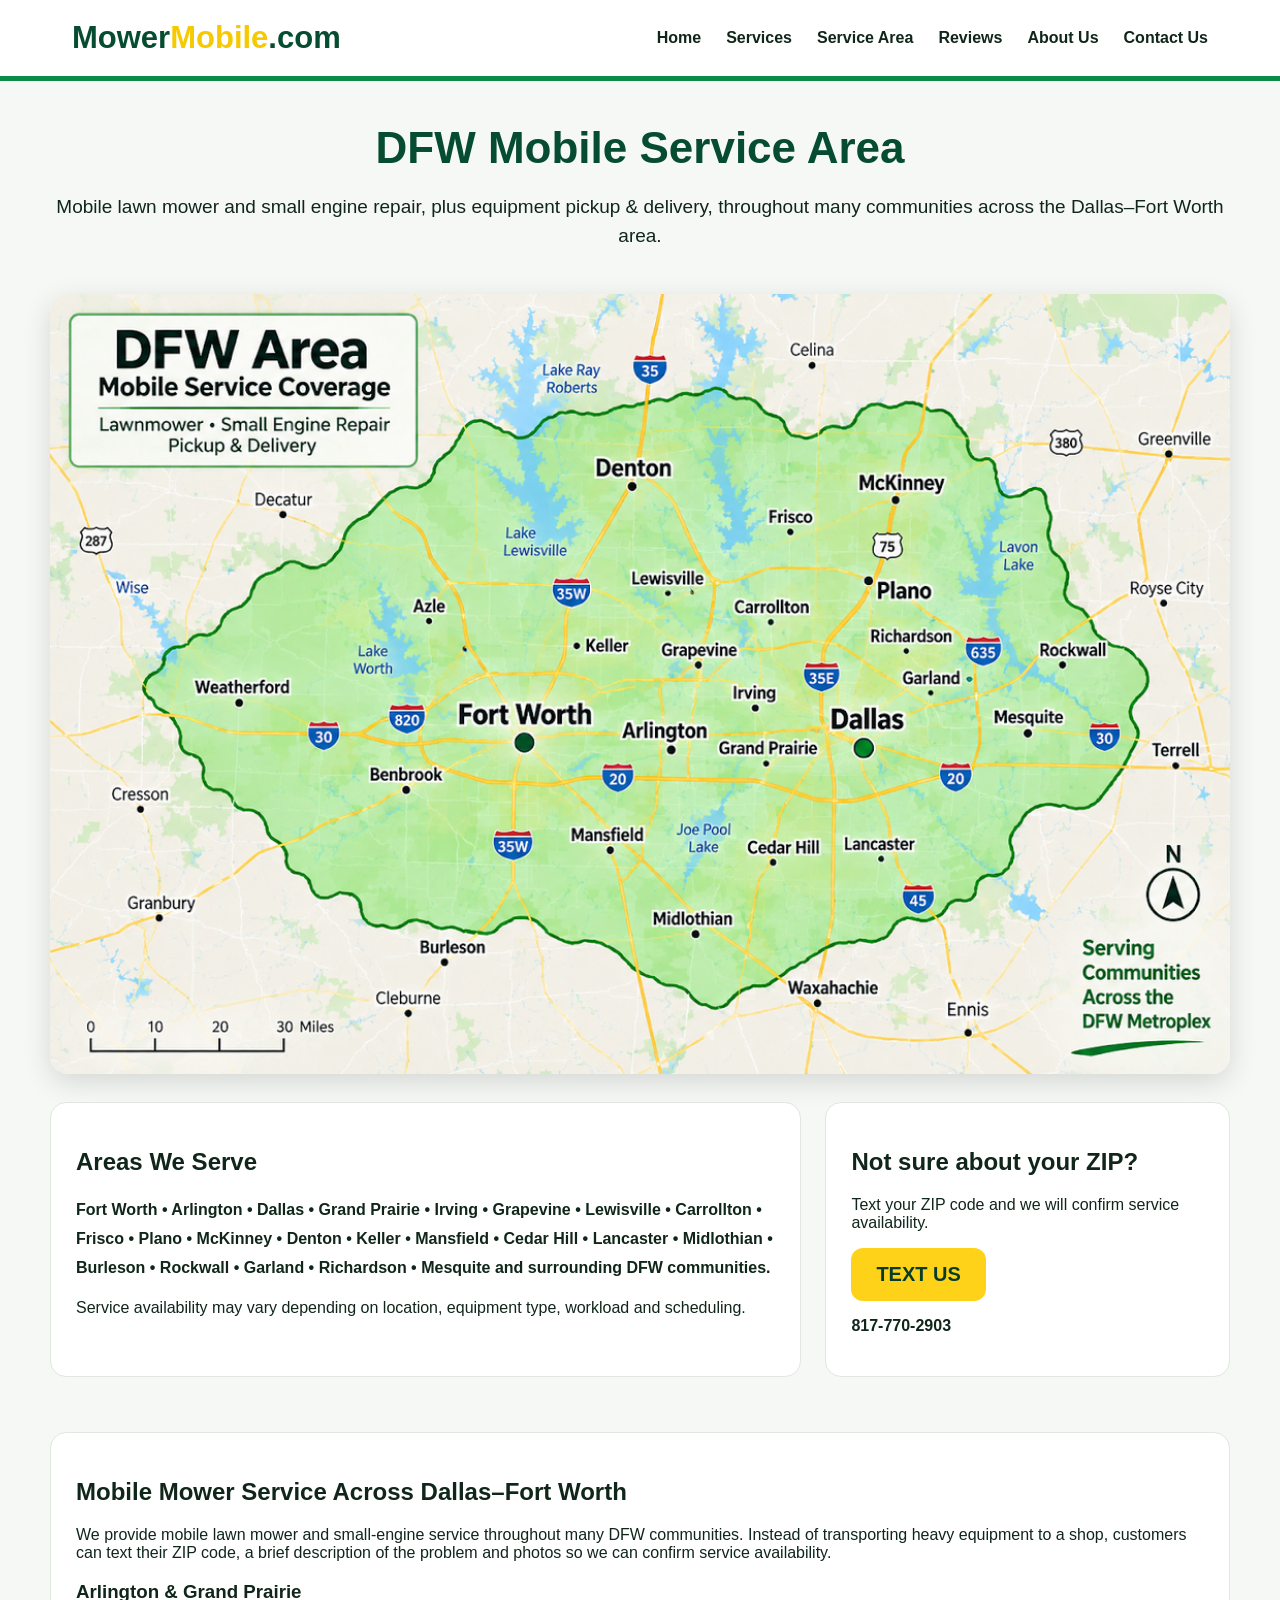
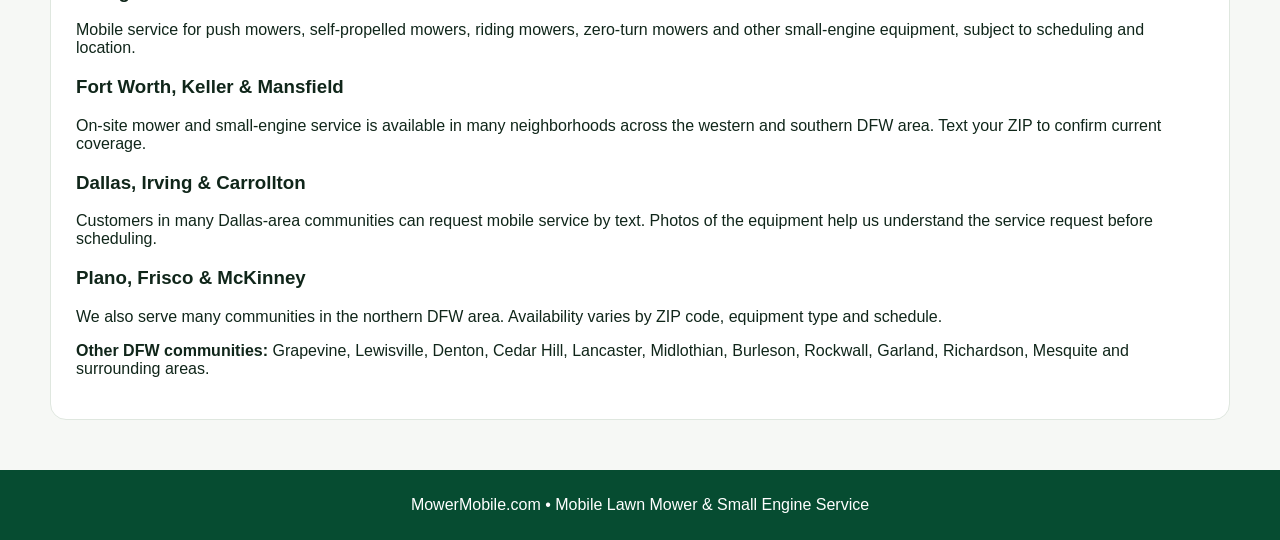
<file: original/area.html>
<!doctype html><html lang="en"><head><meta charset="utf-8">
<meta name="viewport" content="width=device-width,initial-scale=1">
<title>Lawn Mower Repair Service Area | Dallas–Fort Worth DFW</title>
<meta name="description" content="Mobile lawn mower and small engine service across Arlington, Fort Worth, Dallas, Grand Prairie, Irving and surrounding DFW communities.">
<meta name="robots" content="index,follow,max-image-preview:large">
<style>
*{box-sizing:border-box}body{margin:0;font-family:Arial,sans-serif;color:#10261a;background:#f6f8f5}
header{background:white;border-bottom:5px solid #0a8b48}.nav{max-width:1180px;margin:auto;min-height:76px;padding:10px 22px;display:flex;align-items:center;gap:30px}
.logo{font-size:31px;font-weight:900;color:#064c31;margin-right:auto}.logo span{color:#f7c900}nav{display:flex;gap:25px;font-weight:800}a{color:inherit;text-decoration:none}
.wrap{width:min(1180px,94%);margin:auto}.intro{padding:42px 0 24px;text-align:center}h1{font-size:44px;margin:0 0 10px;color:#064c31}.intro p{font-size:19px;line-height:1.55}
.map{background:white;border-radius:18px;overflow:hidden;box-shadow:0 8px 28px #0002}.map img{display:block;width:100%;height:auto}
.bottom{display:grid;grid-template-columns:1.3fr .7fr;gap:24px;padding:28px 0 55px}.card{background:white;padding:25px;border-radius:16px;border:1px solid #dfe7df}
.btn{display:inline-block;background:#ffd21a;color:#073d28;font-weight:900;padding:15px 25px;border-radius:12px;font-size:20px}
.cities{line-height:1.8;font-weight:700}footer{background:#064c31;color:white;text-align:center;padding:26px}
@media(max-width:760px){nav{display:none}h1{font-size:34px}.bottom{grid-template-columns:1fr}}
</style>
<link rel="icon" type="image/png" sizes="32x32" href="/favicon.png">
<link rel="apple-touch-icon" sizes="180x180" href="/icon-180.png">
<link rel="manifest" href="/site.webmanifest">
<meta name="theme-color" content="#075532">
<link rel="canonical" href="https://www.mowermobile.com/area.html">
<meta property="og:title" content="Lawn Mower Repair Service Area | Dallas–Fort Worth DFW">
<meta property="og:description" content="Mobile lawn mower and small engine service across Arlington, Fort Worth, Dallas, Grand Prairie, Irving and surrounding DFW communities.">
<meta property="og:type" content="website">
<meta property="og:url" content="https://www.mowermobile.com/area.html">
<meta property="og:site_name" content="MowerMobile.com">
</head><body>
<header><div class="nav"><a class="logo" href="index.html">Mower<span>Mobile</span>.com</a><nav><a href="index.html">Home</a><a href="services.html">Services</a><a href="area.html">Service Area</a><a href="reviews.html">Reviews</a><a href="about.html">About Us</a><a href="contact.html">Contact Us</a></nav></div></header>
<section class="wrap intro"><h1>DFW Mobile Service Area</h1><p>Mobile lawn mower and small engine repair, plus equipment pickup &amp; delivery, throughout many communities across the Dallas–Fort Worth area.</p></section>
<section class="wrap map"><img src="dfw-service-area.png" alt="DFW Area Mobile Service Coverage map"></section>
<section class="wrap bottom">
<div class="card"><h2>Areas We Serve</h2><p class="cities">Fort Worth • Arlington • Dallas • Grand Prairie • Irving • Grapevine • Lewisville • Carrollton • Frisco • Plano • McKinney • Denton • Keller • Mansfield • Cedar Hill • Lancaster • Midlothian • Burleson • Rockwall • Garland • Richardson • Mesquite and surrounding DFW communities.</p><p>Service availability may vary depending on location, equipment type, workload and scheduling.</p></div>
<div class="card"><h2>Not sure about your ZIP?</h2><p>Text your ZIP code and we will confirm service availability.</p><a class="btn" href="sms:8177702903?body=Service%20Request%0A%0A1.%20Address%20/%20ZIP%3A%0A2.%20Mower%20problem%20%28briefly%29%3A%0A3.%20Please%20attach%20one%20or%20more%20photos.%0A%0APlease%20send%20this%20message.">TEXT US</a><p><b>817-770-2903</b></p></div>
</section>
<section class="wrap" style="padding:0 0 50px"><div class="card"><h2>Mobile Mower Service Across Dallas–Fort Worth</h2><p>We provide mobile lawn mower and small-engine service throughout many DFW communities. Instead of transporting heavy equipment to a shop, customers can text their ZIP code, a brief description of the problem and photos so we can confirm service availability.</p><h3>Arlington &amp; Grand Prairie</h3><p>Mobile service for push mowers, self-propelled mowers, riding mowers, zero-turn mowers and other small-engine equipment, subject to scheduling and location.</p><h3>Fort Worth, Keller &amp; Mansfield</h3><p>On-site mower and small-engine service is available in many neighborhoods across the western and southern DFW area. Text your ZIP to confirm current coverage.</p><h3>Dallas, Irving &amp; Carrollton</h3><p>Customers in many Dallas-area communities can request mobile service by text. Photos of the equipment help us understand the service request before scheduling.</p><h3>Plano, Frisco &amp; McKinney</h3><p>We also serve many communities in the northern DFW area. Availability varies by ZIP code, equipment type and schedule.</p><p><strong>Other DFW communities:</strong> Grapevine, Lewisville, Denton, Cedar Hill, Lancaster, Midlothian, Burleson, Rockwall, Garland, Richardson, Mesquite and surrounding areas.</p></div></section>
<footer>MowerMobile.com • Mobile Lawn Mower &amp; Small Engine Service</footer><script>function toggleMobileMenu(b){const m=document.getElementById('mobileMenu');if(!m)return;m.classList.toggle('open');b.setAttribute('aria-expanded',m.classList.contains('open')?'true':'false')}</script></body></html>
</file>
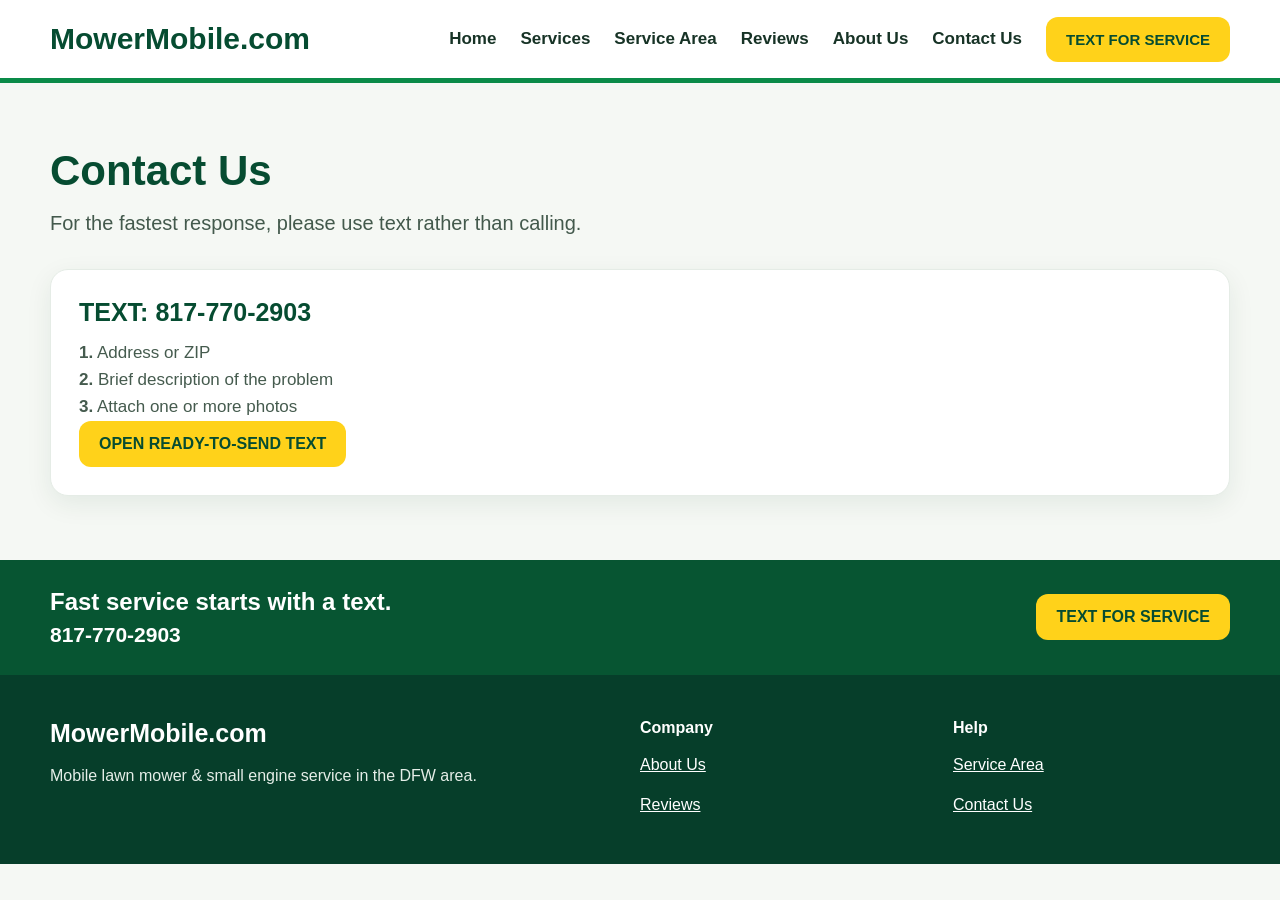
<file: original/contact.html>
<!doctype html><html lang="en"><head><meta charset="utf-8"><meta name="viewport" content="width=device-width,initial-scale=1">
<title>Contact MowerMobile.com | Mobile Mower Service DFW</title><meta name="description" content="Text MowerMobile.com at 817-770-2903 with your ZIP code, equipment type, problem description and photos to request mobile mower service in DFW.">
<meta name="robots" content="index,follow,max-image-preview:large"><link rel="stylesheet" href="style.css">
<link rel="icon" type="image/png" sizes="32x32" href="/favicon.png">
<link rel="apple-touch-icon" sizes="180x180" href="/icon-180.png">
<link rel="manifest" href="/site.webmanifest">
<meta name="theme-color" content="#075532">
<link rel="canonical" href="https://www.mowermobile.com/contact.html">
<meta property="og:title" content="Contact MowerMobile.com | Mobile Mower Service DFW">
<meta property="og:description" content="Text MowerMobile.com at 817-770-2903 with your ZIP code, equipment type, problem description and photos to request mobile mower service in DFW.">
<meta property="og:type" content="website">
<meta property="og:url" content="https://www.mowermobile.com/contact.html">
<meta property="og:site_name" content="MowerMobile.com">
</head><body><header><div class="wrap nav"><a class="brand" href="index.html">MowerMobile.com</a><nav>
<a href="index.html">Home</a><a href="services.html">Services</a><a href="area.html">Service Area</a><a href="reviews.html">Reviews</a><a href="about.html">About Us</a><a href="contact.html">Contact Us</a>
</nav><a class="navcta" href="sms:8177702903?body=Service%20Request%0A%0A1.%20Address%20%2F%20ZIP%3A%20%0A2.%20Mower%20problem%20%28briefly%29%3A%20%0A3.%20Please%20attach%20one%20or%20more%20photos.%0A%0APlease%20send%20this%20message.">TEXT FOR SERVICE</a><button class="mobile-menu-btn" type="button" aria-expanded="false" onclick="toggleMobileMenu(this)">☰ MENU</button><div class="mobile-menu" id="mobileMenu"><a href="index.html">Home</a><a href="services.html">Services</a><a href="area.html">Service Area</a><a href="reviews.html">Reviews</a><a href="about.html">About Us</a><a href="contact.html">Contact Us</a></div></div></header><section class="section"><div class="wrap"><h2>Contact Us</h2><p class="lead">For the fastest response, please use text rather than calling.</p><div class="card" style="margin-top:28px"><h3>TEXT: 817-770-2903</h3><p><b>1.</b> Address or ZIP<br><b>2.</b> Brief description of the problem<br><b>3.</b> Attach one or more photos</p><a class="btn" href="sms:8177702903?body=Service%20Request%0A%0A1.%20Address%20%2F%20ZIP%3A%20%0A2.%20Mower%20problem%20%28briefly%29%3A%20%0A3.%20Please%20attach%20one%20or%20more%20photos.%0A%0APlease%20send%20this%20message.">OPEN READY-TO-SEND TEXT</a></div></div></section><section class="band"><div class="wrap bandin"><div><b style="font-size:24px">Fast service starts with a text.</b><div class="phone">817-770-2903</div></div><a class="btn" href="sms:8177702903?body=Service%20Request%0A%0A1.%20Address%20%2F%20ZIP%3A%20%0A2.%20Mower%20problem%20%28briefly%29%3A%20%0A3.%20Please%20attach%20one%20or%20more%20photos.%0A%0APlease%20send%20this%20message.">TEXT FOR SERVICE</a></div></section>
<footer class="footer"><div class="wrap footgrid"><div><b style="font-size:25px">MowerMobile.com</b><p>Mobile lawn mower & small engine service in the DFW area.</p></div><div><b>Company</b><p><a href="about.html">About Us</a></p><p><a href="reviews.html">Reviews</a></p></div><div><b>Help</b><p><a href="area.html">Service Area</a></p><p><a href="contact.html">Contact Us</a></p></div></div></footer>
<div class="mobilebar"><a class="btn" href="sms:8177702903?body=Service%20Request%0A%0A1.%20Address%20%2F%20ZIP%3A%20%0A2.%20Mower%20problem%20%28briefly%29%3A%20%0A3.%20Please%20attach%20one%20or%20more%20photos.%0A%0APlease%20send%20this%20message.">TEXT 817-770-2903</a></div><script>function toggleMobileMenu(b){const m=document.getElementById('mobileMenu');if(!m)return;m.classList.toggle('open');b.setAttribute('aria-expanded',m.classList.contains('open')?'true':'false')}</script></body></html>
</file>
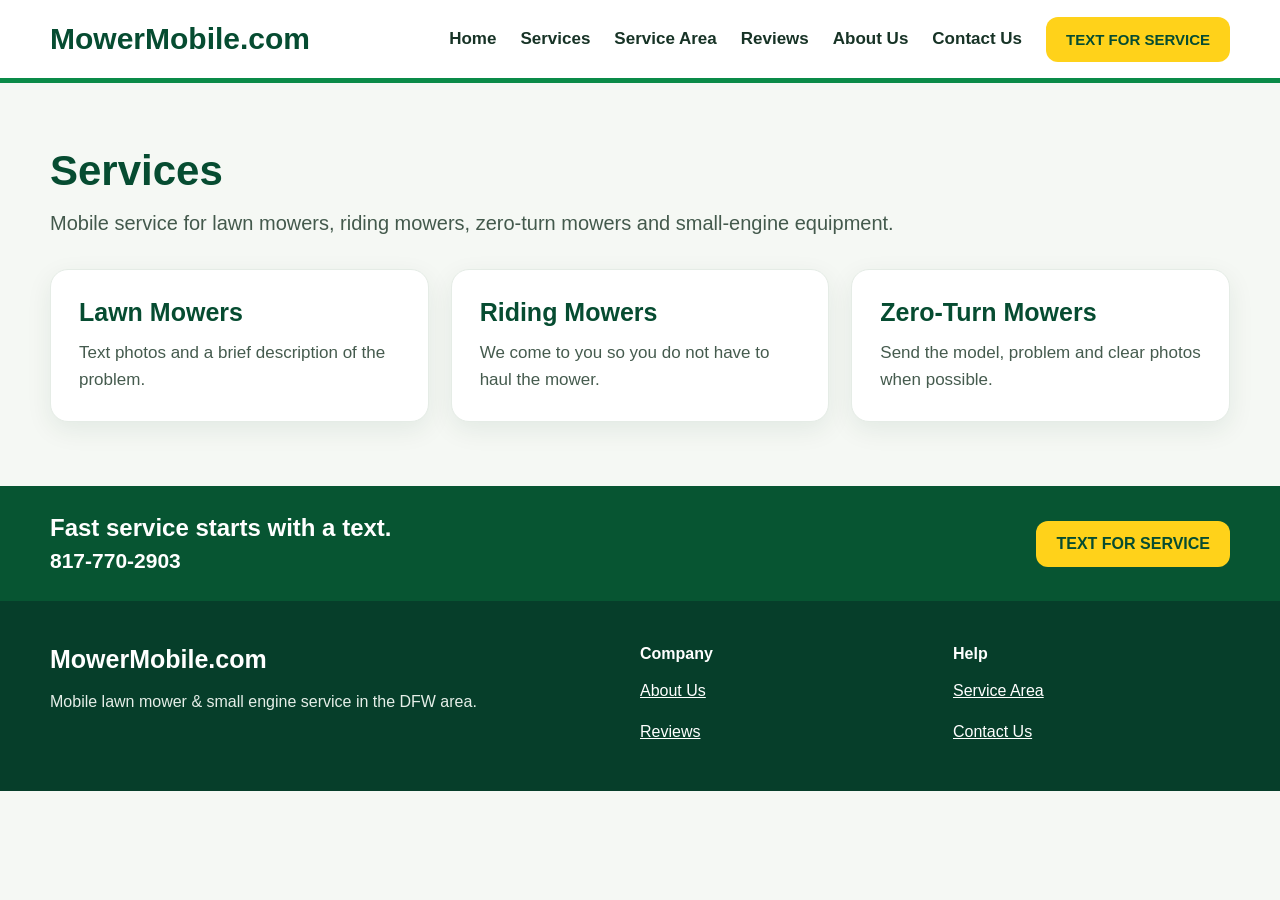
<file: original/services.html>
<!doctype html><html lang="en"><head><meta charset="utf-8"><meta name="viewport" content="width=device-width,initial-scale=1">
<title>Mobile Lawn Mower & Small Engine Repair Services | DFW</title><meta name="description" content="Mobile mower and small engine repair in DFW for riding, zero-turn and push mowers, generators, pressure washers, trimmers and edgers.">
<meta name="robots" content="index,follow,max-image-preview:large"><link rel="stylesheet" href="style.css">
<link rel="icon" type="image/png" sizes="32x32" href="/favicon.png">
<link rel="apple-touch-icon" sizes="180x180" href="/icon-180.png">
<link rel="manifest" href="/site.webmanifest">
<meta name="theme-color" content="#075532">
<link rel="canonical" href="https://www.mowermobile.com/services.html">
<meta property="og:title" content="Mobile Lawn Mower & Small Engine Repair Services | DFW">
<meta property="og:description" content="Mobile mower and small engine repair in DFW for riding, zero-turn and push mowers, generators, pressure washers, trimmers and edgers.">
<meta property="og:type" content="website">
<meta property="og:url" content="https://www.mowermobile.com/services.html">
<meta property="og:site_name" content="MowerMobile.com">
</head><body><header><div class="wrap nav"><a class="brand" href="index.html">MowerMobile.com</a><nav>
<a href="index.html">Home</a><a href="services.html">Services</a><a href="area.html">Service Area</a><a href="reviews.html">Reviews</a><a href="about.html">About Us</a><a href="contact.html">Contact Us</a>
</nav><a class="navcta" href="sms:8177702903?body=Service%20Request%0A%0A1.%20Address%20%2F%20ZIP%3A%20%0A2.%20Mower%20problem%20%28briefly%29%3A%20%0A3.%20Please%20attach%20one%20or%20more%20photos.%0A%0APlease%20send%20this%20message.">TEXT FOR SERVICE</a><button class="mobile-menu-btn" type="button" aria-expanded="false" onclick="toggleMobileMenu(this)">☰ MENU</button><div class="mobile-menu" id="mobileMenu"><a href="index.html">Home</a><a href="services.html">Services</a><a href="area.html">Service Area</a><a href="reviews.html">Reviews</a><a href="about.html">About Us</a><a href="contact.html">Contact Us</a></div></div></header><section class="section"><div class="wrap"><h2>Services</h2><p class="lead">Mobile service for lawn mowers, riding mowers, zero-turn mowers and small-engine equipment.</p><div class="grid3"><div class="card"><h3>Lawn Mowers</h3><p>Text photos and a brief description of the problem.</p></div><div class="card"><h3>Riding Mowers</h3><p>We come to you so you do not have to haul the mower.</p></div><div class="card"><h3>Zero-Turn Mowers</h3><p>Send the model, problem and clear photos when possible.</p></div></div></div></section><section class="band"><div class="wrap bandin"><div><b style="font-size:24px">Fast service starts with a text.</b><div class="phone">817-770-2903</div></div><a class="btn" href="sms:8177702903?body=Service%20Request%0A%0A1.%20Address%20%2F%20ZIP%3A%20%0A2.%20Mower%20problem%20%28briefly%29%3A%20%0A3.%20Please%20attach%20one%20or%20more%20photos.%0A%0APlease%20send%20this%20message.">TEXT FOR SERVICE</a></div></section>
<footer class="footer"><div class="wrap footgrid"><div><b style="font-size:25px">MowerMobile.com</b><p>Mobile lawn mower & small engine service in the DFW area.</p></div><div><b>Company</b><p><a href="about.html">About Us</a></p><p><a href="reviews.html">Reviews</a></p></div><div><b>Help</b><p><a href="area.html">Service Area</a></p><p><a href="contact.html">Contact Us</a></p></div></div></footer>
<div class="mobilebar"><a class="btn" href="sms:8177702903?body=Service%20Request%0A%0A1.%20Address%20%2F%20ZIP%3A%20%0A2.%20Mower%20problem%20%28briefly%29%3A%20%0A3.%20Please%20attach%20one%20or%20more%20photos.%0A%0APlease%20send%20this%20message.">TEXT 817-770-2903</a></div><script>function toggleMobileMenu(b){const m=document.getElementById('mobileMenu');if(!m)return;m.classList.toggle('open');b.setAttribute('aria-expanded',m.classList.contains('open')?'true':'false')}</script></body></html>
</file>
<file: style.css>
*{box-sizing:border-box}html{scroll-behavior:smooth}body{margin:0;font-family:Arial,Helvetica,sans-serif;color:#173326;background:#f5f8f4}a{color:inherit}header{background:#fff;border-bottom:5px solid #0a8b48;position:relative;z-index:20}.wrap{width:min(1180px,94%);margin:auto}.nav{min-height:78px;display:flex;align-items:center;gap:24px;position:relative}.brand{font-size:30px;font-weight:900;color:#064c31;text-decoration:none;white-space:nowrap}.brand::first-letter{color:#064c31}.nav nav{margin-left:auto;display:flex;align-items:center;gap:24px}.nav nav a{font-size:17px;font-weight:800;text-decoration:none;color:#173326}.nav nav a:hover{color:#0a8b48}.navcta,.btn{display:inline-flex;align-items:center;justify-content:center;text-decoration:none;background:#ffd21a;color:#064c31;font-weight:900;border-radius:12px;padding:14px 20px;white-space:nowrap}.navcta{font-size:15px}.section{padding:64px 0}.section h2{font-size:42px;color:#064c31;margin:0 0 12px}.lead{font-size:20px;line-height:1.6;color:#43594c;margin:0 0 30px}.grid3{display:grid;grid-template-columns:repeat(3,1fr);gap:22px}.card{background:#fff;border-radius:18px;padding:28px;box-shadow:0 8px 26px rgba(17,63,40,.08);border:1px solid #e5ece6}.card h3{font-size:25px;color:#064c31;margin:0 0 12px}.card p{font-size:17px;line-height:1.6;margin:0;color:#455b4e}.band{background:#075532;color:#fff;padding:28px 0}.bandin{display:flex;align-items:center;justify-content:space-between;gap:24px}.phone{font-size:21px;font-weight:800;margin-top:7px}.footer{background:#063e2a;color:#fff;padding:44px 0 30px}.footgrid{display:grid;grid-template-columns:2fr 1fr 1fr;gap:36px}.footer p{line-height:1.55;color:#e5eee8}.footer a{color:#fff}.mobilebar{display:none}.mobile-menu-btn,.mobile-menu{display:none}
@media(max-width:820px){body{padding-bottom:76px}.wrap{width:min(94%,680px)}.nav{min-height:72px;gap:12px;flex-wrap:wrap;padding:9px 0}.brand{font-size:25px}.nav nav,.navcta{display:none}.mobile-menu-btn{display:block;margin-left:auto;border:0;border-radius:10px;background:#ffd21a;color:#064c31;font-size:17px;font-weight:900;padding:12px 15px}.mobile-menu{display:none;position:absolute;left:0;right:0;top:100%;background:#fff;border-top:1px solid #dce6de;box-shadow:0 12px 24px rgba(0,0,0,.14);padding:8px 3% 14px}.mobile-menu.open{display:block}.mobile-menu a{display:block;text-decoration:none;color:#173326;font-size:19px;font-weight:800;padding:14px 10px;border-bottom:1px solid #e6ece7}.mobile-menu a:last-child{border-bottom:0}.section{padding:40px 0}.section h2{font-size:34px}.lead{font-size:18px}.grid3{grid-template-columns:1fr}.card{padding:22px}.bandin{display:block;text-align:center}.band .btn{margin-top:18px}.footgrid{grid-template-columns:1fr;gap:18px}.mobilebar{display:block;position:fixed;z-index:30;left:0;right:0;bottom:0;background:#fff;padding:9px 3%;box-shadow:0 -4px 18px rgba(0,0,0,.12)}.mobilebar .btn{width:100%;font-size:18px}}
</file>
<file: original/style.css>
*{box-sizing:border-box}html{scroll-behavior:smooth}body{margin:0;font-family:Arial,Helvetica,sans-serif;color:#173326;background:#f5f8f4}a{color:inherit}header{background:#fff;border-bottom:5px solid #0a8b48;position:relative;z-index:20}.wrap{width:min(1180px,94%);margin:auto}.nav{min-height:78px;display:flex;align-items:center;gap:24px;position:relative}.brand{font-size:30px;font-weight:900;color:#064c31;text-decoration:none;white-space:nowrap}.brand::first-letter{color:#064c31}.nav nav{margin-left:auto;display:flex;align-items:center;gap:24px}.nav nav a{font-size:17px;font-weight:800;text-decoration:none;color:#173326}.nav nav a:hover{color:#0a8b48}.navcta,.btn{display:inline-flex;align-items:center;justify-content:center;text-decoration:none;background:#ffd21a;color:#064c31;font-weight:900;border-radius:12px;padding:14px 20px;white-space:nowrap}.navcta{font-size:15px}.section{padding:64px 0}.section h2{font-size:42px;color:#064c31;margin:0 0 12px}.lead{font-size:20px;line-height:1.6;color:#43594c;margin:0 0 30px}.grid3{display:grid;grid-template-columns:repeat(3,1fr);gap:22px}.card{background:#fff;border-radius:18px;padding:28px;box-shadow:0 8px 26px rgba(17,63,40,.08);border:1px solid #e5ece6}.card h3{font-size:25px;color:#064c31;margin:0 0 12px}.card p{font-size:17px;line-height:1.6;margin:0;color:#455b4e}.band{background:#075532;color:#fff;padding:28px 0}.bandin{display:flex;align-items:center;justify-content:space-between;gap:24px}.phone{font-size:21px;font-weight:800;margin-top:7px}.footer{background:#063e2a;color:#fff;padding:44px 0 30px}.footgrid{display:grid;grid-template-columns:2fr 1fr 1fr;gap:36px}.footer p{line-height:1.55;color:#e5eee8}.footer a{color:#fff}.mobilebar{display:none}.mobile-menu-btn,.mobile-menu{display:none}
@media(max-width:820px){body{padding-bottom:76px}.wrap{width:min(94%,680px)}.nav{min-height:72px;gap:12px;flex-wrap:wrap;padding:9px 0}.brand{font-size:25px}.nav nav,.navcta{display:none}.mobile-menu-btn{display:block;margin-left:auto;border:0;border-radius:10px;background:#ffd21a;color:#064c31;font-size:17px;font-weight:900;padding:12px 15px}.mobile-menu{display:none;position:absolute;left:0;right:0;top:100%;background:#fff;border-top:1px solid #dce6de;box-shadow:0 12px 24px rgba(0,0,0,.14);padding:8px 3% 14px}.mobile-menu.open{display:block}.mobile-menu a{display:block;text-decoration:none;color:#173326;font-size:19px;font-weight:800;padding:14px 10px;border-bottom:1px solid #e6ece7}.mobile-menu a:last-child{border-bottom:0}.section{padding:40px 0}.section h2{font-size:34px}.lead{font-size:18px}.grid3{grid-template-columns:1fr}.card{padding:22px}.bandin{display:block;text-align:center}.band .btn{margin-top:18px}.footgrid{grid-template-columns:1fr;gap:18px}.mobilebar{display:block;position:fixed;z-index:30;left:0;right:0;bottom:0;background:#fff;padding:9px 3%;box-shadow:0 -4px 18px rgba(0,0,0,.12)}.mobilebar .btn{width:100%;font-size:18px}}
</file>
